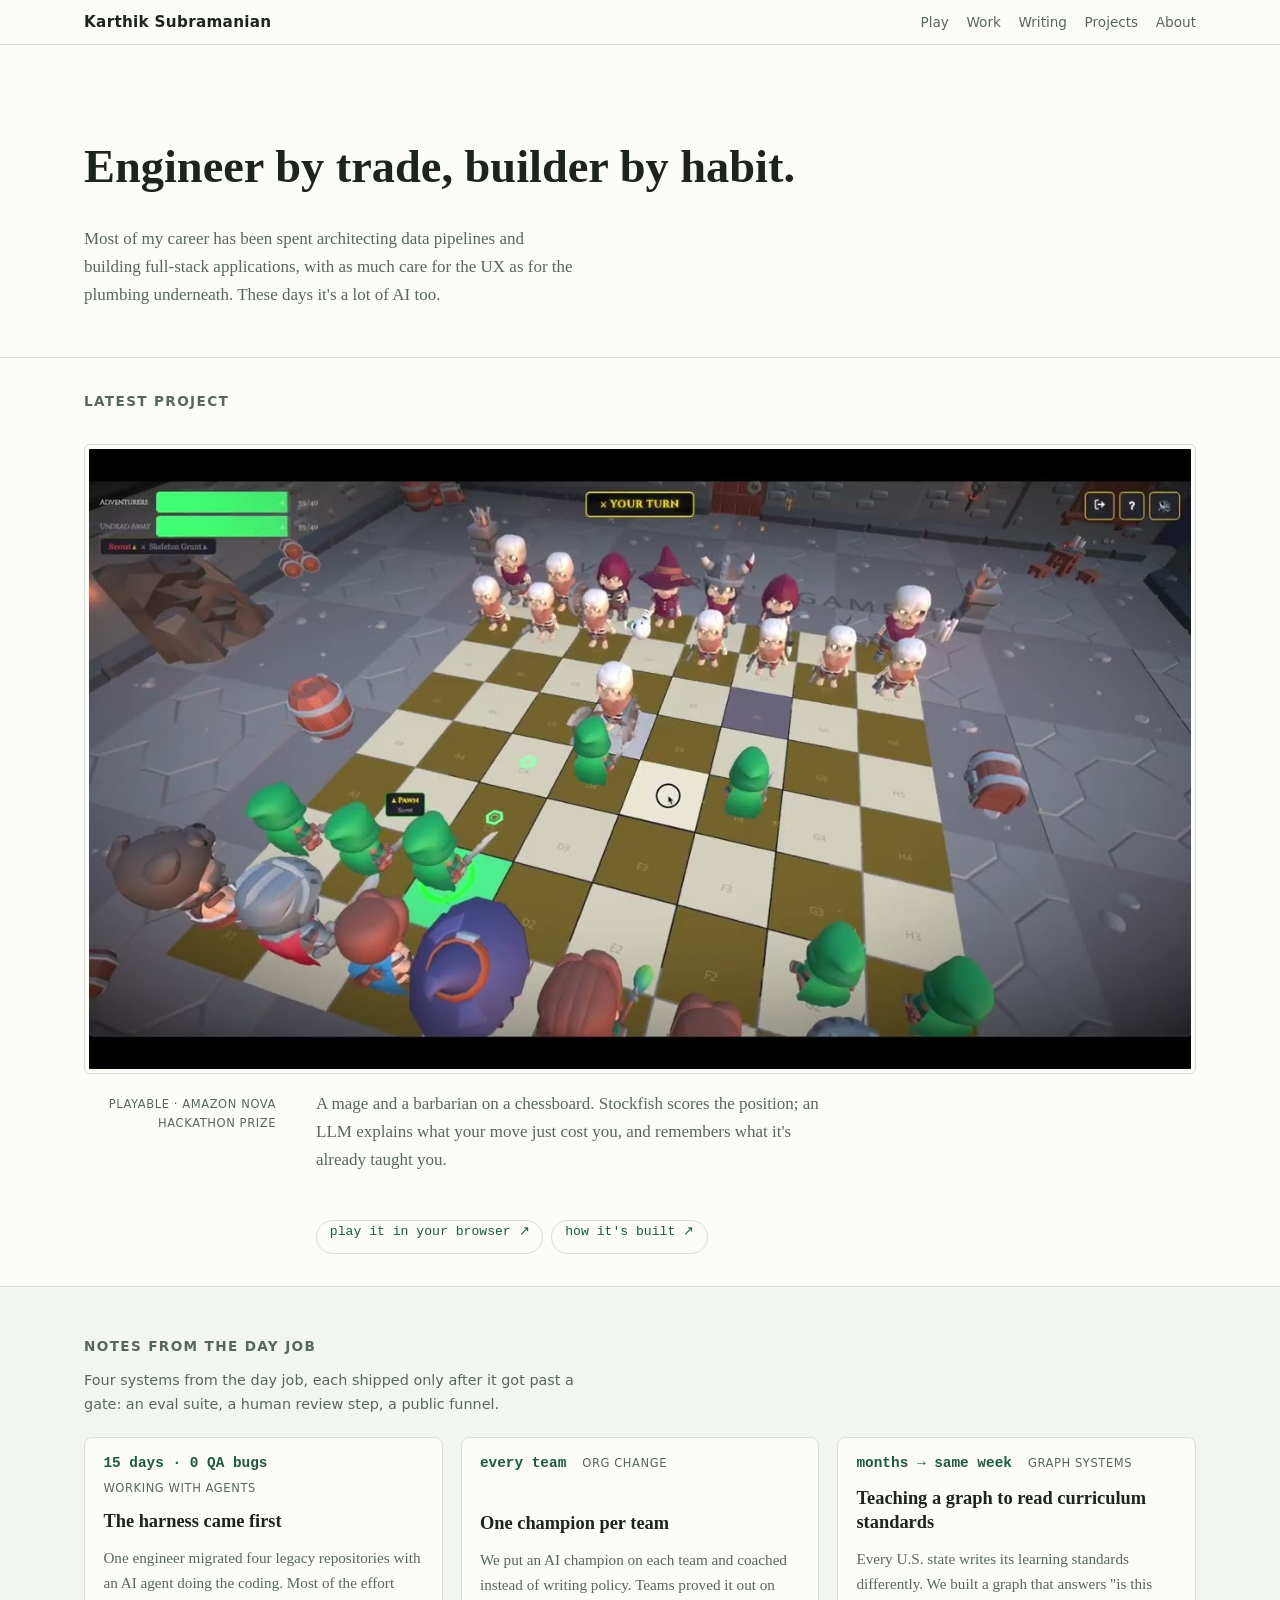
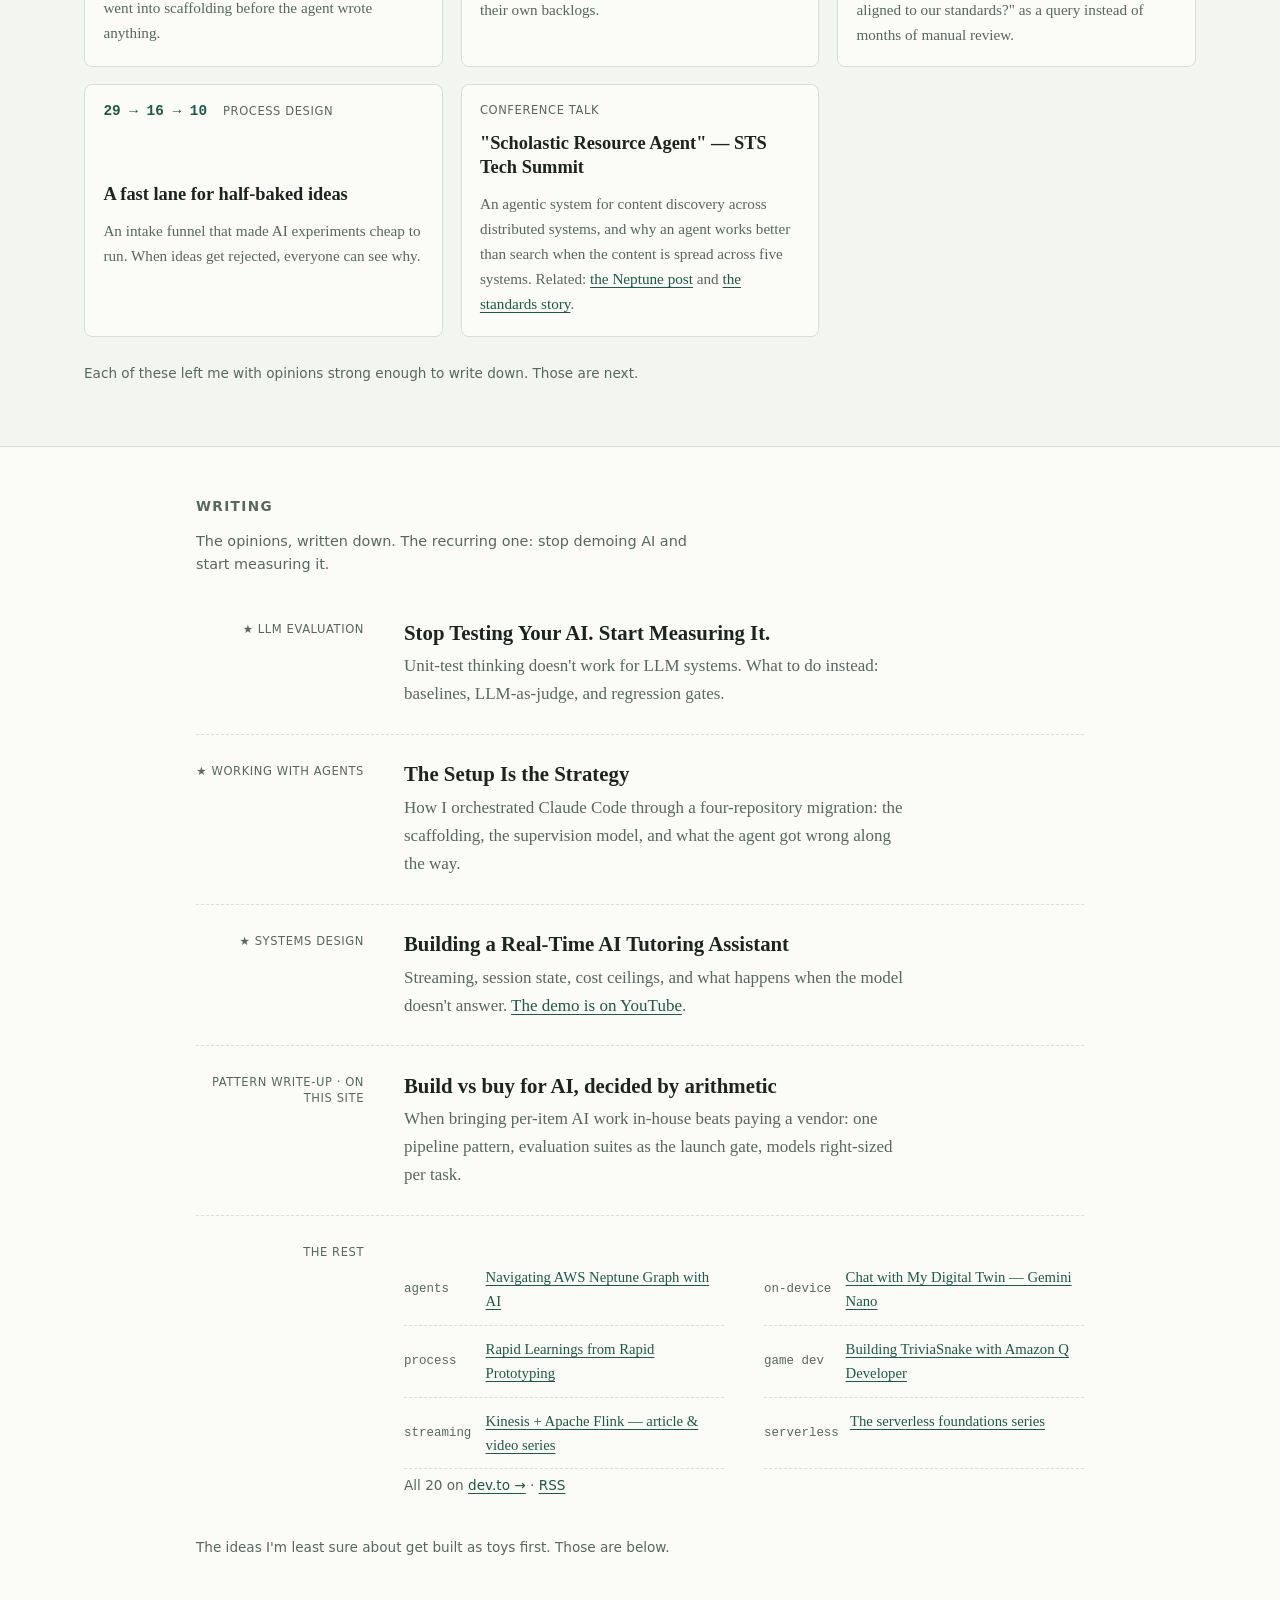
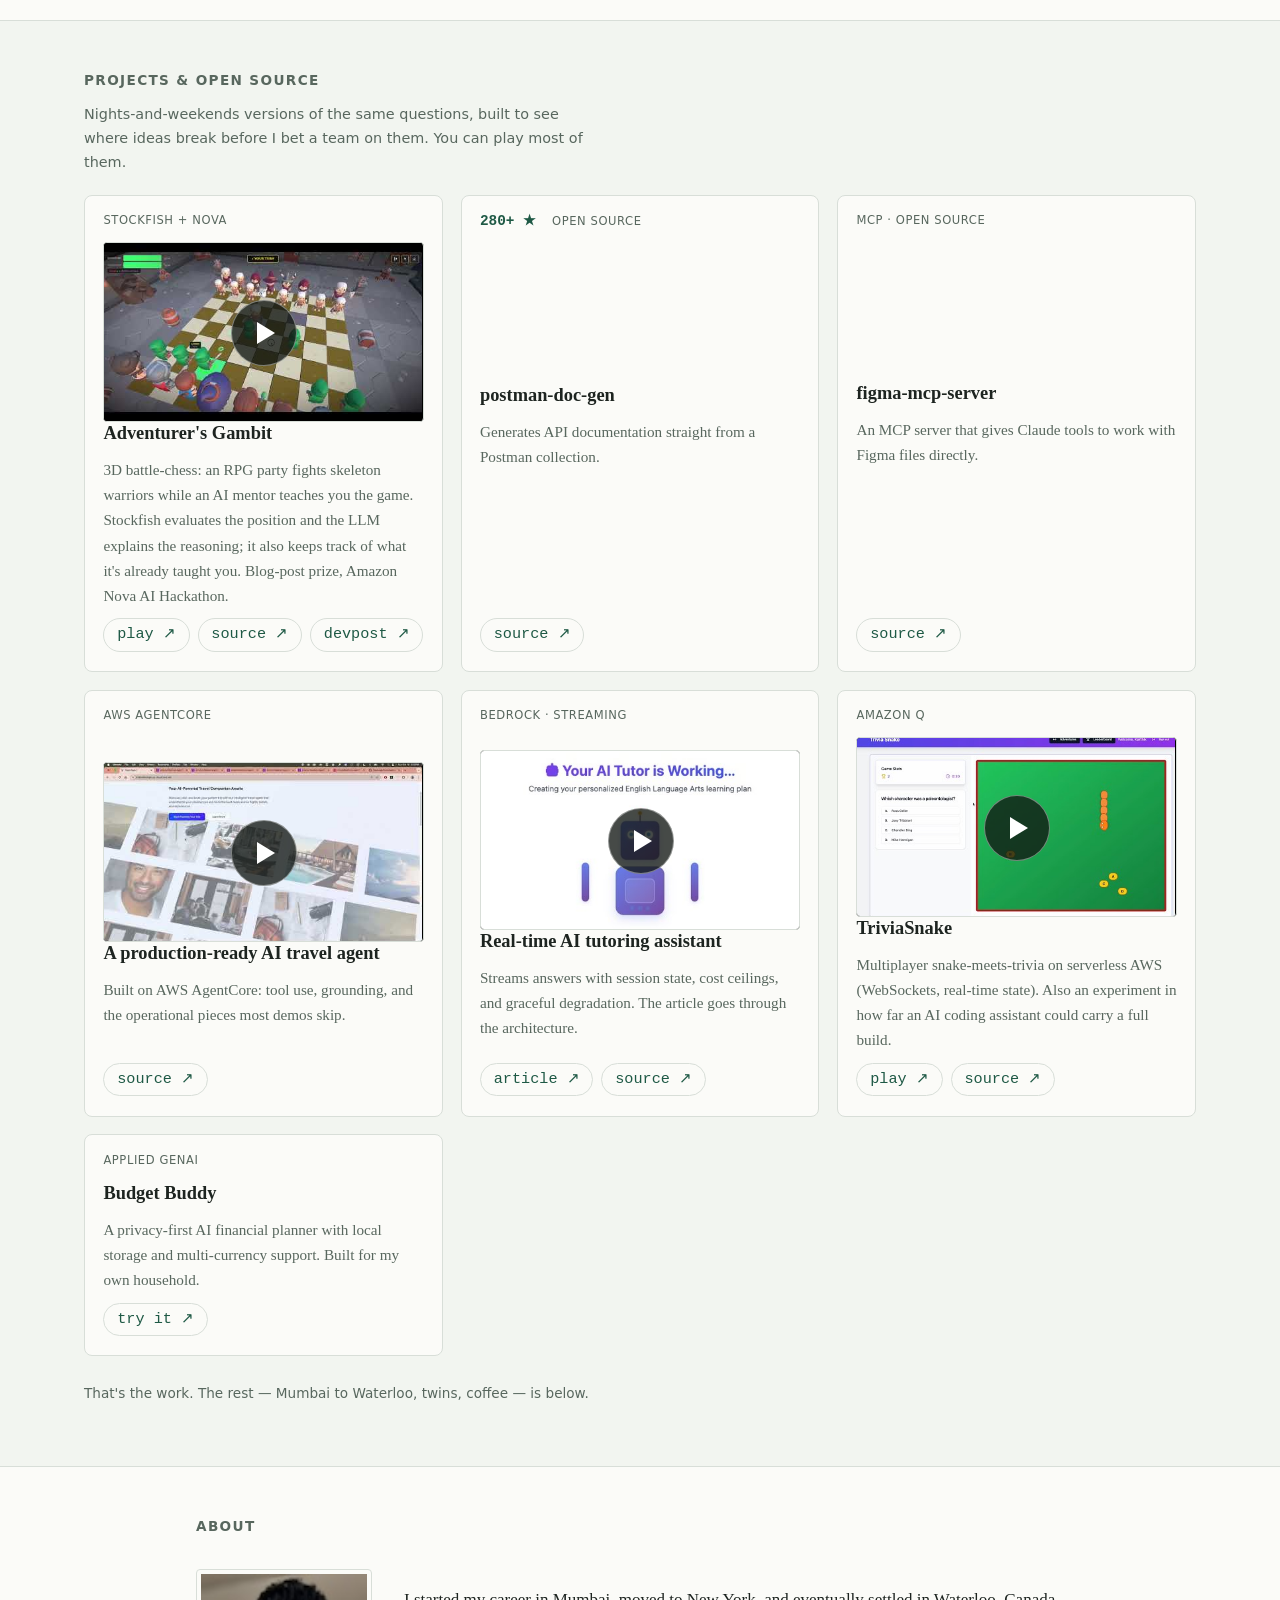
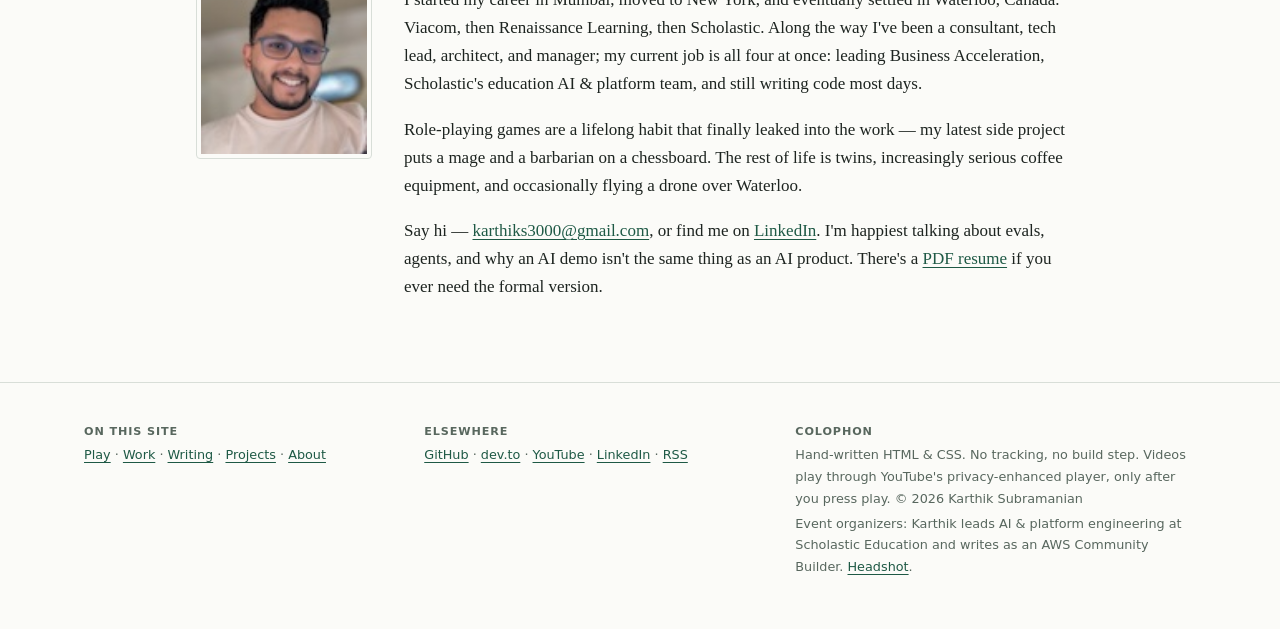
<file: index.html>
<!DOCTYPE html>
<html lang="en">
<head>
  <meta charset="UTF-8">
  <meta name="viewport" content="width=device-width, initial-scale=1.0">
  <title>Karthik Subramanian — engineer by trade, builder by habit</title>
  <meta name="description" content="Data pipelines, event streams, and AI systems built to hold up — plus agent experiments you can play, open source, and writing on evals. Karthik Subramanian, engineering leader in Waterloo, Canada.">
  <link rel="canonical" href="https://karthiks3000.github.io/">
  <meta property="og:title" content="Karthik Subramanian — engineer by trade, builder by habit">
  <meta property="og:description" content="Systems that hold up, things you can play, and the stories behind them.">
  <meta property="og:type" content="website">
  <meta property="og:url" content="https://karthiks3000.github.io/">
  <meta property="og:image" content="https://karthiks3000.github.io/assets/og-card.png">
  <meta property="og:image:width" content="1200">
  <meta property="og:image:height" content="630">
  <meta name="twitter:card" content="summary_large_image">
  <meta name="color-scheme" content="light dark">
  <link rel="icon" type="image/svg+xml" href="assets/favicon.svg">
  <link rel="stylesheet" href="styles/site.css">
  <script type="application/ld+json">
  {
    "@context": "https://schema.org",
    "@type": "Person",
    "name": "Karthik Subramanian",
    "jobTitle": "Senior Software Engineering Manager",
    "worksFor": { "@type": "Organization", "name": "Scholastic Inc." },
    "url": "https://karthiks3000.github.io/",
    "address": { "@type": "PostalAddress", "addressLocality": "Waterloo", "addressRegion": "ON", "addressCountry": "CA" },
    "knowsAbout": ["LLM evaluation", "Agentic AI systems", "AWS Bedrock", "Graph databases", "Serverless architecture", "Engineering management"],
    "sameAs": [
      "https://www.linkedin.com/in/karthik-subramanian-7381b67b/",
      "https://github.com/karthiks3000",
      "https://dev.to/karthiks3000",
      "https://www.youtube.com/@karthiksubramanian290"
    ]
  }
  </script>
</head>
<body>
  <header class="site-header">
    <div class="wrap wrap--wide">
      <a class="site-name" href="index.html">Karthik Subramanian</a>
      <nav class="site-nav" aria-label="Site">
        <a href="#play">Play</a>
        <a href="#work">Work</a>
        <a href="#writing">Writing</a>
        <a href="#projects">Projects</a>
        <a href="#about">About</a>
      </nav>
    </div>
  </header>

  <main>
    <div class="hero">
      <div class="wrap wrap--wide">
        <h1>Engineer by trade, builder by habit.</h1>
        <p>Most of my career has been spent architecting data pipelines and building full-stack applications, with as much care for the UX as for the plumbing underneath. These days it's a lot of AI too.</p>
      </div>
    </div>

    <section id="play" aria-labelledby="play-h">
      <div class="wrap wrap--wide">
        <h2 id="play-h">Latest project</h2>
        <figure class="exhibit">
          <a href="https://didoh928lwsh0.cloudfront.net/" target="_blank" rel="noopener noreferrer"><img src="assets/gambit-hero.jpg" alt="Adventurer's Gambit — an RPG party on a 3D chessboard facing skeleton warriors" width="1280" height="720"></a>
          <figcaption>
            <span class="label">playable · amazon nova hackathon prize</span>
            <p>A mage and a barbarian on a chessboard. Stockfish scores the position; an LLM explains what your move just cost you, and remembers what it's already taught you.</p>
            <p class="sub-links"><a href="https://didoh928lwsh0.cloudfront.net/" target="_blank" rel="noopener noreferrer">play it in your browser ↗</a> <a href="https://devpost.com/software/adventurer-s-gambit" target="_blank" rel="noopener noreferrer">how it's built ↗</a></p>
          </figcaption>
        </figure>
      </div>
    </section>

    <section id="work" aria-labelledby="work-h">
      <div class="wrap wrap--wide">
        <h2 id="work-h">Notes from the day job</h2>
        <p class="sec-lede">Four systems from the day job, each shipped only after it got past a gate: an eval suite, a human review step, a public funnel.</p>

        <div class="snap">
        <article class="entry card">
          <div class="rail"><span class="stat">15 days · 0 QA bugs</span><span class="label">working with agents</span></div>
          <div class="body">
            <h3><a href="case-studies/agent-harness-migration.html">The harness came first</a></h3>
            <p>One engineer migrated four legacy repositories with an AI agent doing the coding. Most of the effort went into scaffolding before the agent wrote anything.</p>
          </div>
        </article>

        <article class="entry card">
          <div class="rail"><span class="stat">every team</span><span class="label">org change</span></div>
          <div class="body">
            <h3><a href="case-studies/ai-enablement-at-scale.html">One champion per team</a></h3>
            <p>We put an AI champion on each team and coached instead of writing policy. Teams proved it out on their own backlogs.</p>
          </div>
        </article>

        <article class="entry card">
          <div class="rail"><span class="stat">months → same week</span><span class="label">graph systems</span></div>
          <div class="body">
            <h3><a href="case-studies/standards-correlation.html">Teaching a graph to read curriculum standards</a></h3>
            <p>Every U.S. state writes its learning standards differently. We built a graph that answers "is this aligned to our standards?" as a query instead of months of manual review.</p>
          </div>
        </article>

        <article class="entry card">
          <div class="rail"><span class="stat">29 → 16 → 10</span><span class="label">process design</span></div>
          <div class="body">
            <h3><a href="case-studies/idea-to-poc-pipeline.html">A fast lane for half-baked ideas</a></h3>
            <p>An intake funnel that made AI experiments cheap to run. When ideas get rejected, everyone can see why.</p>
          </div>
        </article>

        <article class="entry card">
          <div class="rail"><span class="label">conference talk</span></div>
          <div class="body">
            <h3>"Scholastic Resource Agent" — STS Tech Summit</h3>
            <p>An agentic system for content discovery across distributed systems, and why an agent works better than search when the content is spread across five systems. Related: <a href="https://dev.to/aws-builders/navigating-aws-neptune-graph-with-ai-55cm" target="_blank" rel="noopener noreferrer">the Neptune post</a> and <a href="case-studies/standards-correlation.html">the standards story</a>.</p>
          </div>
        </article>
        </div>
        <p class="footnote">Each of these left me with opinions strong enough to write down. Those are next.</p>
      </div>
    </section>

    <section id="writing" aria-labelledby="writing-h">
      <div class="wrap">
        <h2 id="writing-h">Writing</h2>
        <p class="sec-lede">The opinions, written down. The recurring one: stop demoing AI and start measuring it.</p>

        <article class="entry">
          <div class="rail"><span class="label">★ LLM evaluation</span></div>
          <div class="body">
            <h3><a href="https://dev.to/aws-builders/stop-testing-your-ai-start-measuring-it-312m" target="_blank" rel="noopener noreferrer">Stop Testing Your AI. Start Measuring It.</a></h3>
            <p>Unit-test thinking doesn't work for LLM systems. What to do instead: baselines, LLM-as-judge, and regression gates.</p>
          </div>
        </article>

        <article class="entry">
          <div class="rail"><span class="label">★ working with agents</span></div>
          <div class="body">
            <h3><a href="https://dev.to/aws-builders/the-setup-is-the-strategy-how-i-orchestrated-a-product-migration-with-claude-code-b92" target="_blank" rel="noopener noreferrer">The Setup Is the Strategy</a></h3>
            <p>How I orchestrated Claude Code through a four-repository migration: the scaffolding, the supervision model, and what the agent got wrong along the way.</p>
          </div>
        </article>

        <article class="entry">
          <div class="rail"><span class="label">★ systems design</span></div>
          <div class="body">
            <h3><a href="https://dev.to/aws-builders/building-a-real-time-ai-tutoring-assistant-1b7h" target="_blank" rel="noopener noreferrer">Building a Real-Time AI Tutoring Assistant</a></h3>
            <p>Streaming, session state, cost ceilings, and what happens when the model doesn't answer. <a href="https://www.youtube.com/watch?v=zj7xoau79X4" target="_blank" rel="noopener noreferrer">The demo is on YouTube</a>.</p>
          </div>
        </article>

        <article class="entry">
          <div class="rail"><span class="label">pattern write-up · on this site</span></div>
          <div class="body">
            <h3><a href="case-studies/genai-content-portfolio.html">Build vs buy for AI, decided by arithmetic</a></h3>
            <p>When bringing per-item AI work in-house beats paying a vendor: one pipeline pattern, evaluation suites as the launch gate, models right-sized per task.</p>
          </div>
        </article>

        <article class="entry">
          <div class="rail"><span class="label">the rest</span></div>
          <div class="body">
            <div class="archive">
              <p><span class="yr">agents</span><a href="https://dev.to/aws-builders/navigating-aws-neptune-graph-with-ai-55cm" target="_blank" rel="noopener noreferrer">Navigating AWS Neptune Graph with AI</a></p>
              <p><span class="yr">on-device</span><a href="https://dev.to/aws-builders/chat-with-my-digital-twin-how-i-built-a-personal-website-with-a-local-ai-chatbot-55m2" target="_blank" rel="noopener noreferrer">Chat with My Digital Twin — Gemini Nano</a></p>
              <p><span class="yr">process</span><a href="https://dev.to/aws-builders/rapid-learnings-from-rapid-prototyping-54pe" target="_blank" rel="noopener noreferrer">Rapid Learnings from Rapid Prototyping</a></p>
              <p><span class="yr">game dev</span><a href="https://dev.to/aws-builders/building-a-multiplayer-triviasnake-game-with-amazon-q-developer-4cme" target="_blank" rel="noopener noreferrer">Building TriviaSnake with Amazon Q Developer</a></p>
              <p><span class="yr">streaming</span><a href="https://dev.to/aws-builders/the-kinesis-analytics-apache-flink-playlist-2h6n" target="_blank" rel="noopener noreferrer">Kinesis + Apache Flink — article &amp; video series</a></p>
              <p><span class="yr">serverless</span><a href="https://dev.to/karthiks3000" target="_blank" rel="noopener noreferrer">The serverless foundations series</a></p>
            </div>
            <p class="footnote">All 20 on <a href="https://dev.to/karthiks3000" target="_blank" rel="noopener noreferrer">dev.to →</a> · <a href="https://dev.to/feed/karthiks3000" target="_blank" rel="noopener noreferrer">RSS</a></p>
          </div>
        </article>
        <p class="footnote">The ideas I'm least sure about get built as toys first. Those are below.</p>
      </div>
    </section>

    <section id="projects" aria-labelledby="projects-h">
      <div class="wrap wrap--wide">
        <h2 id="projects-h">Projects &amp; open source</h2>
        <p class="sec-lede">Nights-and-weekends versions of the same questions, built to see where ideas break before I bet a team on them. You can play most of them.</p>

        <div class="snap">
        <article class="entry card">
          <div class="rail"><span class="label">stockfish + nova</span></div>
          <div class="body">
            <iframe class="yt-facade" loading="lazy" allow="autoplay https://www.youtube-nocookie.com; fullscreen https://www.youtube-nocookie.com; encrypted-media https://www.youtube-nocookie.com; picture-in-picture https://www.youtube-nocookie.com" allowfullscreen title="Adventurer's Gambit — the AI chess mentor (YouTube video)" srcdoc="<style>*{margin:0;padding:0}html,body{height:100%;overflow:hidden}a{display:block;position:relative;height:100%;background:#000}img{width:100%;height:100%;object-fit:cover;display:block}.pb{position:absolute;top:50%;left:50%;width:64px;height:64px;margin:-32px 0 0 -32px;background:rgba(18,24,20,.78);border:1px solid rgba(255,255,255,.4);border-radius:50%}.pb::after{content:'';position:absolute;top:50%;left:50%;margin:-11px 0 0 -7px;border-left:18px solid #fff;border-top:11px solid transparent;border-bottom:11px solid transparent}a:hover .pb,a:focus .pb{background:#1E5945}</style><a href='https://www.youtube-nocookie.com/embed/UYY6NtVLvP4?autoplay=1&amp;amp;playsinline=1' title='Play video'><img src='/assets/thumbs/gambit.jpg' alt='Video thumbnail: Adventurer&#39;s Gambit gameplay'><span class='pb'></span></a>"></iframe>
            <h3><a href="https://didoh928lwsh0.cloudfront.net/" target="_blank" rel="noopener noreferrer">Adventurer's Gambit</a></h3>
            <p>3D battle-chess: an RPG party fights skeleton warriors while an AI mentor teaches you the game. Stockfish evaluates the position and the LLM explains the reasoning; it also keeps track of what it's already taught you. Blog-post prize, Amazon Nova AI Hackathon.</p>
            <p class="sub-links"><a href="https://didoh928lwsh0.cloudfront.net/" target="_blank" rel="noopener noreferrer">play ↗</a> <a href="https://github.com/karthiks3000/rpg-chess" target="_blank" rel="noopener noreferrer">source ↗</a> <a href="https://devpost.com/software/adventurer-s-gambit" target="_blank" rel="noopener noreferrer">devpost ↗</a></p>
          </div>
        </article>

        <article class="entry card">
          <div class="rail"><span class="stat">280+ ★</span><span class="label">open source</span></div>
          <div class="body">
            <h3><a href="https://github.com/karthiks3000/postman-doc-gen" target="_blank" rel="noopener noreferrer">postman-doc-gen</a></h3>
            <p>Generates API documentation straight from a Postman collection.</p>
            <p class="sub-links"><a href="https://github.com/karthiks3000/postman-doc-gen" target="_blank" rel="noopener noreferrer">source ↗</a></p>
          </div>
        </article>

        <article class="entry card">
          <div class="rail"><span class="label">mcp · open source</span></div>
          <div class="body">
            <h3><a href="https://github.com/karthiks3000/figma-mcp-server" target="_blank" rel="noopener noreferrer">figma-mcp-server</a></h3>
            <p>An MCP server that gives Claude tools to work with Figma files directly.</p>
            <p class="sub-links"><a href="https://github.com/karthiks3000/figma-mcp-server" target="_blank" rel="noopener noreferrer">source ↗</a></p>
          </div>
        </article>

        <article class="entry card">
          <div class="rail"><span class="label">aws agentcore</span></div>
          <div class="body">
            <iframe class="yt-facade" loading="lazy" allow="autoplay https://www.youtube-nocookie.com; fullscreen https://www.youtube-nocookie.com; encrypted-media https://www.youtube-nocookie.com; picture-in-picture https://www.youtube-nocookie.com" allowfullscreen title="Production-ready AI travel agent on AWS AgentCore (YouTube video)" srcdoc="<style>*{margin:0;padding:0}html,body{height:100%;overflow:hidden}a{display:block;position:relative;height:100%;background:#000}img{width:100%;height:100%;object-fit:cover;display:block}.pb{position:absolute;top:50%;left:50%;width:64px;height:64px;margin:-32px 0 0 -32px;background:rgba(18,24,20,.78);border:1px solid rgba(255,255,255,.4);border-radius:50%}.pb::after{content:'';position:absolute;top:50%;left:50%;margin:-11px 0 0 -7px;border-left:18px solid #fff;border-top:11px solid transparent;border-bottom:11px solid transparent}a:hover .pb,a:focus .pb{background:#1E5945}</style><a href='https://www.youtube-nocookie.com/embed/Xk4QZgNMp38?autoplay=1&amp;amp;playsinline=1' title='Play video'><img src='/assets/thumbs/travel-agent.jpg' alt='Video thumbnail: AI travel agent walkthrough'><span class='pb'></span></a>"></iframe>
            <h3><a href="https://www.youtube.com/watch?v=Xk4QZgNMp38" target="_blank" rel="noopener noreferrer">A production-ready AI travel agent</a></h3>
            <p>Built on AWS AgentCore: tool use, grounding, and the operational pieces most demos skip.</p>
            <p class="sub-links"><a href="https://github.com/karthiks3000/travel-agent" target="_blank" rel="noopener noreferrer">source ↗</a></p>
          </div>
        </article>

        <article class="entry card">
          <div class="rail"><span class="label">bedrock · streaming</span></div>
          <div class="body">
            <iframe class="yt-facade" loading="lazy" allow="autoplay https://www.youtube-nocookie.com; fullscreen https://www.youtube-nocookie.com; encrypted-media https://www.youtube-nocookie.com; picture-in-picture https://www.youtube-nocookie.com" allowfullscreen title="AI Tutor demo (YouTube video)" srcdoc="<style>*{margin:0;padding:0}html,body{height:100%;overflow:hidden}a{display:block;position:relative;height:100%;background:#000}img{width:100%;height:100%;object-fit:cover;display:block}.pb{position:absolute;top:50%;left:50%;width:64px;height:64px;margin:-32px 0 0 -32px;background:rgba(18,24,20,.78);border:1px solid rgba(255,255,255,.4);border-radius:50%}.pb::after{content:'';position:absolute;top:50%;left:50%;margin:-11px 0 0 -7px;border-left:18px solid #fff;border-top:11px solid transparent;border-bottom:11px solid transparent}a:hover .pb,a:focus .pb{background:#1E5945}</style><a href='https://www.youtube-nocookie.com/embed/zj7xoau79X4?autoplay=1&amp;amp;playsinline=1' title='Play video'><img src='/assets/thumbs/ai-tutor.jpg' alt='Video thumbnail: AI tutor demo'><span class='pb'></span></a>"></iframe>
            <h3><a href="https://dev.to/aws-builders/building-a-real-time-ai-tutoring-assistant-1b7h" target="_blank" rel="noopener noreferrer">Real-time AI tutoring assistant</a></h3>
            <p>Streams answers with session state, cost ceilings, and graceful degradation. The article goes through the architecture.</p>
            <p class="sub-links"><a href="https://dev.to/aws-builders/building-a-real-time-ai-tutoring-assistant-1b7h" target="_blank" rel="noopener noreferrer">article ↗</a> <a href="https://github.com/karthiks3000/ai-tutor" target="_blank" rel="noopener noreferrer">source ↗</a></p>
          </div>
        </article>

        <article class="entry card">
          <div class="rail"><span class="label">amazon q</span></div>
          <div class="body">
            <iframe class="yt-facade" loading="lazy" allow="autoplay https://www.youtube-nocookie.com; fullscreen https://www.youtube-nocookie.com; encrypted-media https://www.youtube-nocookie.com; picture-in-picture https://www.youtube-nocookie.com" allowfullscreen title="TriviaSnake demo (YouTube video)" srcdoc="<style>*{margin:0;padding:0}html,body{height:100%;overflow:hidden}a{display:block;position:relative;height:100%;background:#000}img{width:100%;height:100%;object-fit:cover;display:block}.pb{position:absolute;top:50%;left:50%;width:64px;height:64px;margin:-32px 0 0 -32px;background:rgba(18,24,20,.78);border:1px solid rgba(255,255,255,.4);border-radius:50%}.pb::after{content:'';position:absolute;top:50%;left:50%;margin:-11px 0 0 -7px;border-left:18px solid #fff;border-top:11px solid transparent;border-bottom:11px solid transparent}a:hover .pb,a:focus .pb{background:#1E5945}</style><a href='https://www.youtube-nocookie.com/embed/Is3fZi8gMcA?autoplay=1&amp;amp;playsinline=1' title='Play video'><img src='/assets/thumbs/triviasnake.jpg' alt='Video thumbnail: TriviaSnake gameplay'><span class='pb'></span></a>"></iframe>
            <h3><a href="https://dj3xrj5xgqclx.cloudfront.net/" target="_blank" rel="noopener noreferrer">TriviaSnake</a></h3>
            <p>Multiplayer snake-meets-trivia on serverless AWS (WebSockets, real-time state). Also an experiment in how far an AI coding assistant could carry a full build.</p>
            <p class="sub-links"><a href="https://dj3xrj5xgqclx.cloudfront.net/" target="_blank" rel="noopener noreferrer">play ↗</a> <a href="https://github.com/karthiks3000/trivia-snake" target="_blank" rel="noopener noreferrer">source ↗</a></p>
          </div>
        </article>

        <article class="entry card">
          <div class="rail"><span class="label">applied genai</span></div>
          <div class="body">
            <h3><a href="https://d3jl8ebe3s2hna.cloudfront.net/" target="_blank" rel="noopener noreferrer">Budget Buddy</a></h3>
            <p>A privacy-first AI financial planner with local storage and multi-currency support. Built for my own household.</p>
            <p class="sub-links"><a href="https://d3jl8ebe3s2hna.cloudfront.net/" target="_blank" rel="noopener noreferrer">try it ↗</a></p>
          </div>
        </article>
        </div>
        <p class="footnote">That's the work. The rest — Mumbai to Waterloo, twins, coffee — is below.</p>
      </div>
    </section>

    <section id="about" aria-labelledby="about-h">
      <div class="wrap">
        <h2 id="about-h">About</h2>
        <div class="about-grid">
          <img src="assets/profile.jpg" alt="Karthik Subramanian" width="320" height="320">
          <div class="prose">
            <p>I started my career in Mumbai, moved to New York, and eventually settled in Waterloo, Canada. Viacom, then Renaissance Learning, then Scholastic. Along the way I've been a consultant, tech lead, architect, and manager; my current job is all four at once: leading Business Acceleration, Scholastic's education AI &amp; platform team, and still writing code most days.</p>
            <p>Role-playing games are a lifelong habit that finally leaked into the work — my latest side project puts a mage and a barbarian on a chessboard. The rest of life is twins, increasingly serious coffee equipment, and occasionally flying a drone over Waterloo.</p>
            <p>Say hi — <a href="mailto:karthiks3000@gmail.com">karthiks3000@gmail.com</a>, or find me on <a href="https://www.linkedin.com/in/karthik-subramanian-7381b67b/" target="_blank" rel="noopener noreferrer">LinkedIn</a>. I'm happiest talking about evals, agents, and why an AI demo isn't the same thing as an AI product. There's a <a href="assets/resume-karthik-subramanian.pdf">PDF resume</a> if you ever need the formal version.</p>
          </div>
        </div>
      </div>
    </section>
  </main>

  <footer class="site-footer">
    <div class="wrap wrap--wide foot-grid">
      <div>
        <p class="foot-h">On this site</p>
        <p><a href="#play">Play</a> · <a href="#work">Work</a> · <a href="#writing">Writing</a> · <a href="#projects">Projects</a> · <a href="#about">About</a></p>
      </div>
      <div>
        <p class="foot-h">Elsewhere</p>
        <p><a href="https://github.com/karthiks3000" target="_blank" rel="noopener noreferrer">GitHub</a> · <a href="https://dev.to/karthiks3000" target="_blank" rel="noopener noreferrer">dev.to</a> · <a href="https://www.youtube.com/@karthiksubramanian290" target="_blank" rel="noopener noreferrer">YouTube</a> · <a href="https://www.linkedin.com/in/karthik-subramanian-7381b67b/" target="_blank" rel="noopener noreferrer">LinkedIn</a> · <a href="https://dev.to/feed/karthiks3000" target="_blank" rel="noopener noreferrer">RSS</a></p>
      </div>
      <div>
        <p class="foot-h">Colophon</p>
        <p>Hand-written HTML &amp; CSS. No tracking, no build step. Videos play through YouTube&#39;s privacy-enhanced player, only after you press play. © 2026 Karthik Subramanian</p>
        <p>Event organizers: Karthik leads AI &amp; platform engineering at Scholastic Education and writes as an AWS Community Builder. <a href="assets/profile.jpg">Headshot</a>.</p>
      </div>
    </div>
  </footer>

  <a class="to-top" href="#" aria-label="Back to top">↑</a>
</body>
</html>
</file>
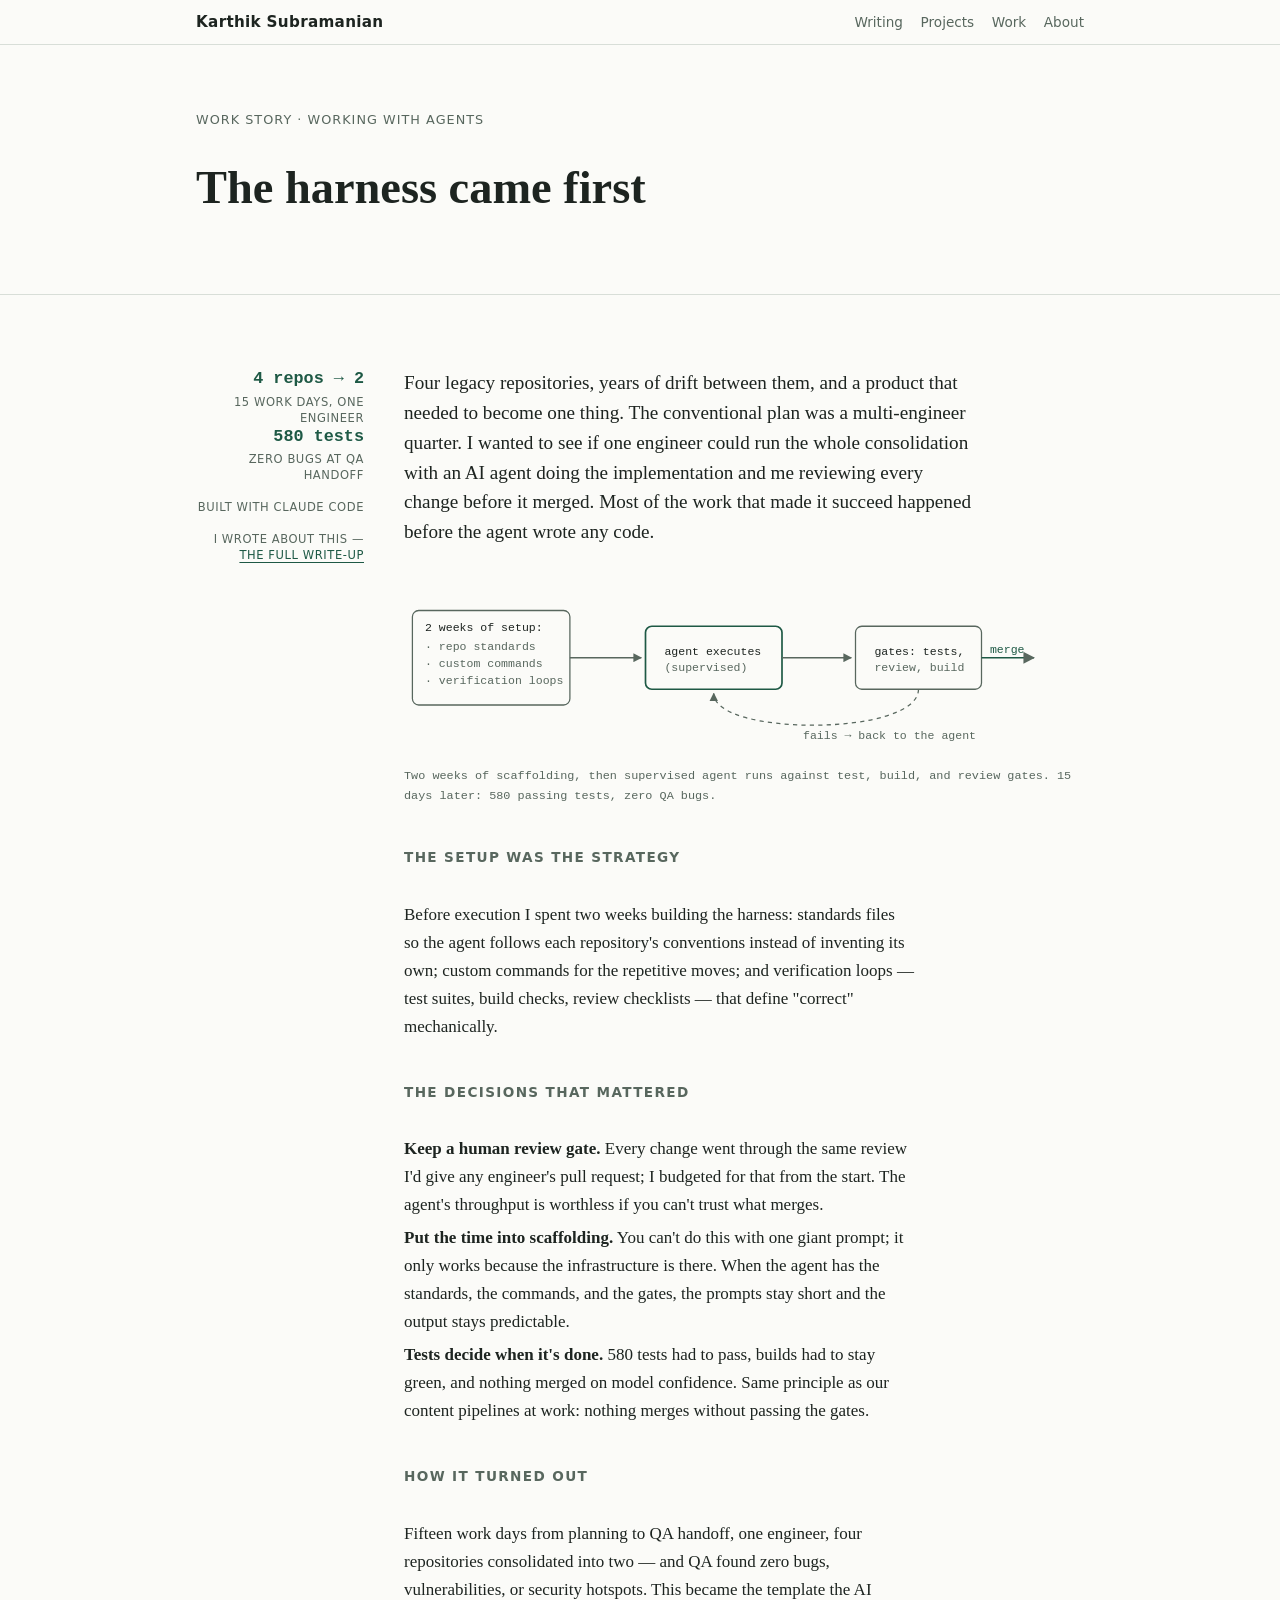
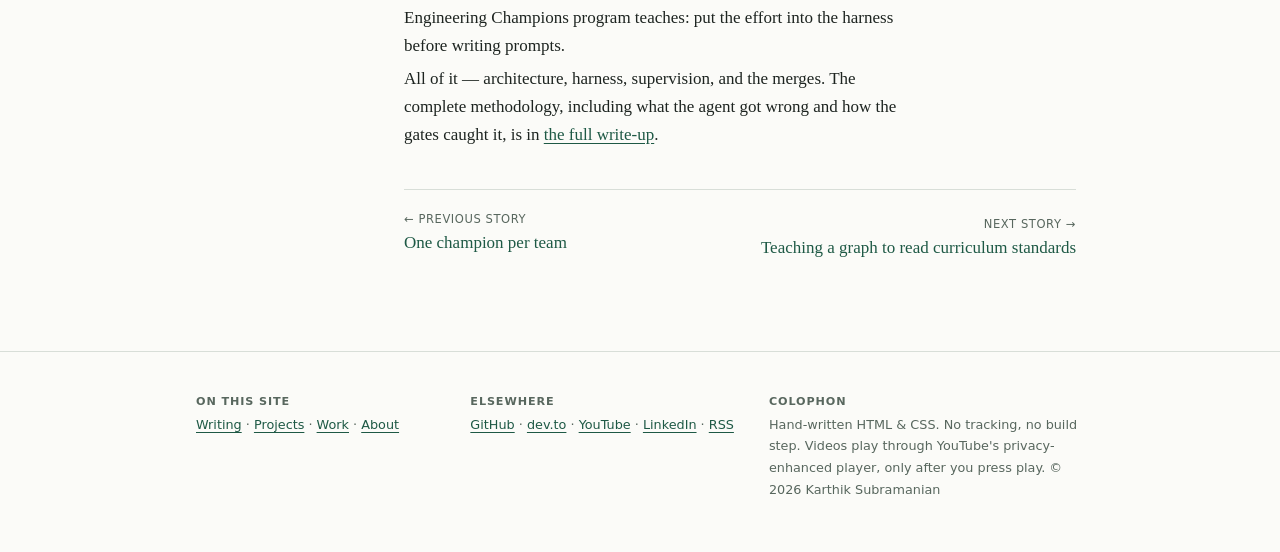
<file: case-studies/agent-harness-migration.html>
<!DOCTYPE html>
<html lang="en">
<head>
  <meta charset="UTF-8">
  <meta name="viewport" content="width=device-width, initial-scale=1.0">
  <title>The Harness Came First — Karthik Subramanian</title>
  <meta name="description" content="Karthik Subramanian on orchestrating Claude Code through a four-repository product consolidation — two weeks of scaffolding, fifteen days of supervised execution, 580 passing tests, zero bugs at QA.">
  <link rel="canonical" href="https://karthiks3000.github.io/case-studies/agent-harness-migration.html">
  <meta property="og:title" content="The harness came first">
  <meta property="og:description" content="A work story: agent-driven engineering with a supervision model — the setup is the strategy.">
  <meta property="og:type" content="article">
  <meta property="og:image" content="https://karthiks3000.github.io/assets/og-card.png">
  <meta name="twitter:card" content="summary_large_image">
  <meta name="color-scheme" content="light dark">
  <link rel="icon" type="image/svg+xml" href="../assets/favicon.svg">
  <link rel="stylesheet" href="../styles/site.css">
</head>
<body>
  <header class="site-header">
    <div class="wrap">
      <a class="site-name" href="../index.html">Karthik Subramanian</a>
      <nav class="site-nav" aria-label="Site">
        <a href="../index.html#writing">Writing</a>
        <a href="../index.html#projects">Projects</a>
        <a href="../index.html#work">Work</a>
        <a href="../index.html#about">About</a>
      </nav>
    </div>
  </header>

  <main>
    <div class="hero">
      <div class="wrap">
        <p class="eyebrow">Work story · working with agents</p>
        <h1>The harness came first</h1>
      </div>
    </div>

    <section>
      <div class="wrap">
        <article class="entry">
          <div class="rail">
            <span class="stat">4 repos → 2</span>
            <span class="label">15 work days, one engineer</span>
            <span class="stat">580 tests</span>
            <span class="label">zero bugs at QA handoff</span>
            <span class="label label-gap">built with Claude Code</span>
            <span class="label label-gap">I wrote about this — <a href="https://dev.to/aws-builders/the-setup-is-the-strategy-how-i-orchestrated-a-product-migration-with-claude-code-b92" target="_blank" rel="noopener noreferrer">the full write-up</a></span>
          </div>
          <div class="body prose">
            <p class="lede">Four legacy repositories, years of drift between them, and a product that needed to become one thing. The conventional plan was a multi-engineer quarter. I wanted to see if one engineer could run the whole consolidation with an AI agent doing the implementation and me reviewing every change before it merged. Most of the work that made it succeed happened before the agent wrote any code.</p>

            <figure class="diagram">
              <svg viewBox="0 0 640 170" role="img" aria-label="Diagram: scaffolding feeds an agent execution loop that must pass verification gates before merging">
                <g fill="none" stroke="var(--muted)" stroke-width="1.2">
                  <rect x="8" y="30" width="150" height="90" rx="6"/>
                  <rect x="230" y="45" width="130" height="60" rx="6" stroke="var(--accent)" stroke-width="1.6"/>
                  <rect x="430" y="45" width="120" height="60" rx="6"/>
                  <path d="M158 75 L 226 75" marker-end="url(#arr)"/>
                  <path d="M360 75 L 426 75" marker-end="url(#arr)"/>
                  <path d="M490 105 C 490 150, 295 150, 295 109" marker-end="url(#arr)" stroke-dasharray="4 4"/>
                  <path d="M550 75 L 600 75" marker-end="url(#arr)" stroke="var(--accent)" stroke-width="1.6"/>
                </g>
                <defs>
                  <marker id="arr" viewBox="0 0 10 10" refX="9" refY="5" markerWidth="7" markerHeight="7" orient="auto-start-reverse">
                    <path d="M 0 0 L 10 5 L 0 10 z" fill="var(--muted)"/>
                  </marker>
                </defs>
                <g font-family="ui-monospace, Menlo, monospace" font-size="11" fill="var(--ink)">
                  <text x="20" y="50">2 weeks of setup:</text>
                  <text x="20" y="68" fill="var(--muted)">· repo standards</text>
                  <text x="20" y="84" fill="var(--muted)">· custom commands</text>
                  <text x="20" y="100" fill="var(--muted)">· verification loops</text>
                  <text x="248" y="72">agent executes</text>
                  <text x="248" y="88" fill="var(--muted)">(supervised)</text>
                  <text x="448" y="72">gates: tests,</text>
                  <text x="448" y="88" fill="var(--muted)">review, build</text>
                  <text x="380" y="152" fill="var(--muted)">fails → back to the agent</text>
                  <text x="558" y="70" fill="var(--accent)">merge</text>
                </g>
              </svg>
              <figcaption>Two weeks of scaffolding, then supervised agent runs against test, build, and review gates. 15 days later: 580 passing tests, zero QA bugs.</figcaption>
            </figure>

            <h2>The setup was the strategy</h2>
            <p>Before execution I spent two weeks building the harness: standards files so the agent follows each repository's conventions instead of inventing its own; custom commands for the repetitive moves; and verification loops — test suites, build checks, review checklists — that define "correct" mechanically.</p>

            <h2>The decisions that mattered</h2>
            <p><strong>Keep a human review gate.</strong> Every change went through the same review I'd give any engineer's pull request; I budgeted for that from the start. The agent's throughput is worthless if you can't trust what merges.</p>
            <p><strong>Put the time into scaffolding.</strong> You can't do this with one giant prompt; it only works because the infrastructure is there. When the agent has the standards, the commands, and the gates, the prompts stay short and the output stays predictable.</p>
            <p><strong>Tests decide when it's done.</strong> 580 tests had to pass, builds had to stay green, and nothing merged on model confidence. Same principle as our content pipelines at work: nothing merges without passing the gates.</p>

            <h2>How it turned out</h2>
            <p>Fifteen work days from planning to QA handoff, one engineer, four repositories consolidated into two — and QA found zero bugs, vulnerabilities, or security hotspots. This became the template the AI Engineering Champions program teaches: put the effort into the harness before writing prompts.</p>

            <p>All of it — architecture, harness, supervision, and the merges. The complete methodology, including what the agent got wrong and how the gates caught it, is in <a href="https://dev.to/aws-builders/the-setup-is-the-strategy-how-i-orchestrated-a-product-migration-with-claude-code-b92" target="_blank" rel="noopener noreferrer">the full write-up</a>.</p>

            <nav class="pager" aria-label="Work stories">
              <p><span class="label">← previous story</span><a href="ai-enablement-at-scale.html">One champion per team</a></p>
              <p class="next"><span class="label">next story →</span><a href="standards-correlation.html">Teaching a graph to read curriculum standards</a></p>
            </nav>
          </div>
        </article>
      </div>
    </section>
  </main>

  <footer class="site-footer">
    <div class="wrap foot-grid">
      <div>
        <p class="foot-h">On this site</p>
        <p><a href="../index.html#writing">Writing</a> · <a href="../index.html#projects">Projects</a> · <a href="../index.html#work">Work</a> · <a href="../index.html#about">About</a></p>
      </div>
      <div>
        <p class="foot-h">Elsewhere</p>
        <p><a href="https://github.com/karthiks3000" target="_blank" rel="noopener noreferrer">GitHub</a> · <a href="https://dev.to/karthiks3000" target="_blank" rel="noopener noreferrer">dev.to</a> · <a href="https://www.youtube.com/@karthiksubramanian290" target="_blank" rel="noopener noreferrer">YouTube</a> · <a href="https://www.linkedin.com/in/karthik-subramanian-7381b67b/" target="_blank" rel="noopener noreferrer">LinkedIn</a> · <a href="https://dev.to/feed/karthiks3000" target="_blank" rel="noopener noreferrer">RSS</a></p>
      </div>
      <div>
        <p class="foot-h">Colophon</p>
        <p>Hand-written HTML &amp; CSS. No tracking, no build step. Videos play through YouTube&#39;s privacy-enhanced player, only after you press play. © 2026 Karthik Subramanian</p>
      </div>
    </div>
  </footer>

  <a class="to-top" href="#" aria-label="Back to top">↑</a>
</body>
</html>
</file>
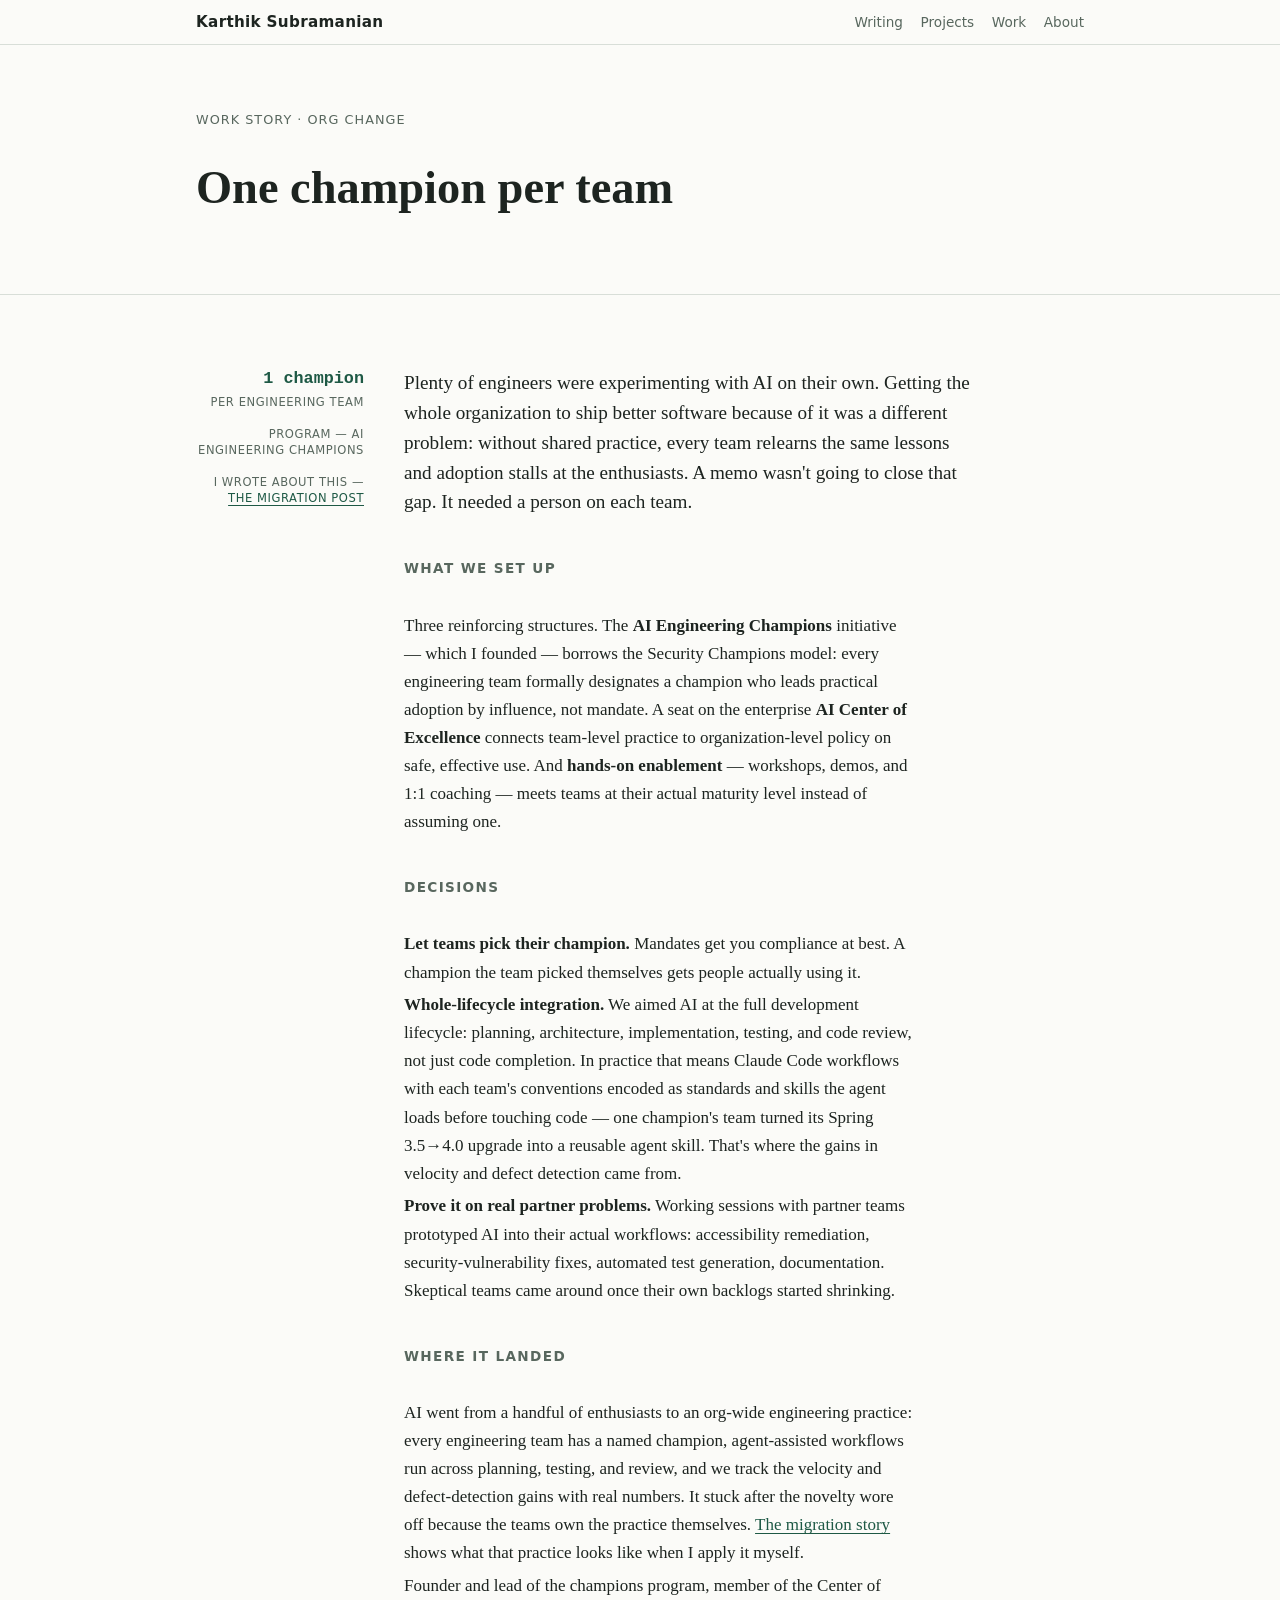
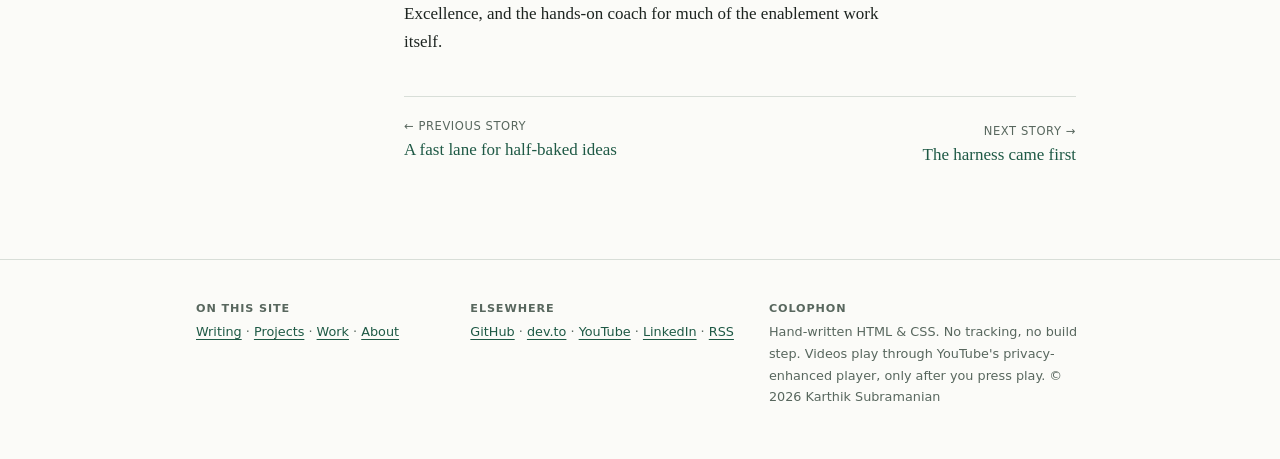
<file: case-studies/ai-enablement-at-scale.html>
<!DOCTYPE html>
<html lang="en">
<head>
  <meta charset="UTF-8">
  <meta name="viewport" content="width=device-width, initial-scale=1.0">
  <title>One Champion Per Team — Karthik Subramanian</title>
  <meta name="description" content="Karthik Subramanian on moving an engineering organization from zero AI tooling to sustained adoption: one AI champion on every engineering team, coaching instead of policy.">
  <link rel="canonical" href="https://karthiks3000.github.io/case-studies/ai-enablement-at-scale.html">
  <meta property="og:title" content="One champion per team">
  <meta property="og:description" content="A work story: how AI adoption became a real engineering practice across the org.">
  <meta property="og:type" content="article">
  <meta property="og:image" content="https://karthiks3000.github.io/assets/og-card.png">
  <meta name="twitter:card" content="summary_large_image">
  <meta name="color-scheme" content="light dark">
  <link rel="icon" type="image/svg+xml" href="../assets/favicon.svg">
  <link rel="stylesheet" href="../styles/site.css">
</head>
<body>
  <header class="site-header">
    <div class="wrap">
      <a class="site-name" href="../index.html">Karthik Subramanian</a>
      <nav class="site-nav" aria-label="Site">
        <a href="../index.html#writing">Writing</a>
        <a href="../index.html#projects">Projects</a>
        <a href="../index.html#work">Work</a>
        <a href="../index.html#about">About</a>
      </nav>
    </div>
  </header>

  <main>
    <div class="hero">
      <div class="wrap">
        <p class="eyebrow">Work story · org change</p>
        <h1>One champion per team</h1>
      </div>
    </div>

    <section>
      <div class="wrap">
        <article class="entry">
          <div class="rail">
            <span class="stat">1 champion</span>
            <span class="label">per engineering team</span>
            <span class="label label-gap">Program — AI Engineering Champions</span>
            <span class="label label-gap">I wrote about this — <a href="https://dev.to/aws-builders/the-setup-is-the-strategy-how-i-orchestrated-a-product-migration-with-claude-code-b92" target="_blank" rel="noopener noreferrer">the migration post</a></span>
          </div>
          <div class="body prose">
            <p class="lede">Plenty of engineers were experimenting with AI on their own. Getting the whole organization to ship better software because of it was a different problem: without shared practice, every team relearns the same lessons and adoption stalls at the enthusiasts. A memo wasn't going to close that gap. It needed a person on each team.</p>

            <h2>What we set up</h2>
            <p>Three reinforcing structures. The <strong>AI Engineering Champions</strong> initiative — which I founded — borrows the Security Champions model: every engineering team formally designates a champion who leads practical adoption by influence, not mandate. A seat on the enterprise <strong>AI Center of Excellence</strong> connects team-level practice to organization-level policy on safe, effective use. And <strong>hands-on enablement</strong> — workshops, demos, and 1:1 coaching — meets teams at their actual maturity level instead of assuming one.</p>

            <h2>Decisions</h2>
            <p><strong>Let teams pick their champion.</strong> Mandates get you compliance at best. A champion the team picked themselves gets people actually using it.</p>
            <p><strong>Whole-lifecycle integration.</strong> We aimed AI at the full development lifecycle: planning, architecture, implementation, testing, and code review, not just code completion. In practice that means Claude Code workflows with each team's conventions encoded as standards and skills the agent loads before touching code — one champion's team turned its Spring 3.5→4.0 upgrade into a reusable agent skill. That's where the gains in velocity and defect detection came from.</p>
            <p><strong>Prove it on real partner problems.</strong> Working sessions with partner teams prototyped AI into their actual workflows: accessibility remediation, security-vulnerability fixes, automated test generation, documentation. Skeptical teams came around once their own backlogs started shrinking.</p>

            <h2>Where it landed</h2>
            <p>AI went from a handful of enthusiasts to an org-wide engineering practice: every engineering team has a named champion, agent-assisted workflows run across planning, testing, and review, and we track the velocity and defect-detection gains with real numbers. It stuck after the novelty wore off because the teams own the practice themselves. <a href="https://dev.to/aws-builders/the-setup-is-the-strategy-how-i-orchestrated-a-product-migration-with-claude-code-b92" target="_blank" rel="noopener noreferrer">The migration story</a> shows what that practice looks like when I apply it myself.</p>

            <p>Founder and lead of the champions program, member of the Center of Excellence, and the hands-on coach for much of the enablement work itself.</p>

            <nav class="pager" aria-label="Work stories">
              <p><span class="label">← previous story</span><a href="idea-to-poc-pipeline.html">A fast lane for half-baked ideas</a></p>
              <p class="next"><span class="label">next story →</span><a href="agent-harness-migration.html">The harness came first</a></p>
            </nav>
          </div>
        </article>
      </div>
    </section>
  </main>

  <footer class="site-footer">
    <div class="wrap foot-grid">
      <div>
        <p class="foot-h">On this site</p>
        <p><a href="../index.html#writing">Writing</a> · <a href="../index.html#projects">Projects</a> · <a href="../index.html#work">Work</a> · <a href="../index.html#about">About</a></p>
      </div>
      <div>
        <p class="foot-h">Elsewhere</p>
        <p><a href="https://github.com/karthiks3000" target="_blank" rel="noopener noreferrer">GitHub</a> · <a href="https://dev.to/karthiks3000" target="_blank" rel="noopener noreferrer">dev.to</a> · <a href="https://www.youtube.com/@karthiksubramanian290" target="_blank" rel="noopener noreferrer">YouTube</a> · <a href="https://www.linkedin.com/in/karthik-subramanian-7381b67b/" target="_blank" rel="noopener noreferrer">LinkedIn</a> · <a href="https://dev.to/feed/karthiks3000" target="_blank" rel="noopener noreferrer">RSS</a></p>
      </div>
      <div>
        <p class="foot-h">Colophon</p>
        <p>Hand-written HTML &amp; CSS. No tracking, no build step. Videos play through YouTube&#39;s privacy-enhanced player, only after you press play. © 2026 Karthik Subramanian</p>
      </div>
    </div>
  </footer>

  <a class="to-top" href="#" aria-label="Back to top">↑</a>
</body>
</html>
</file>
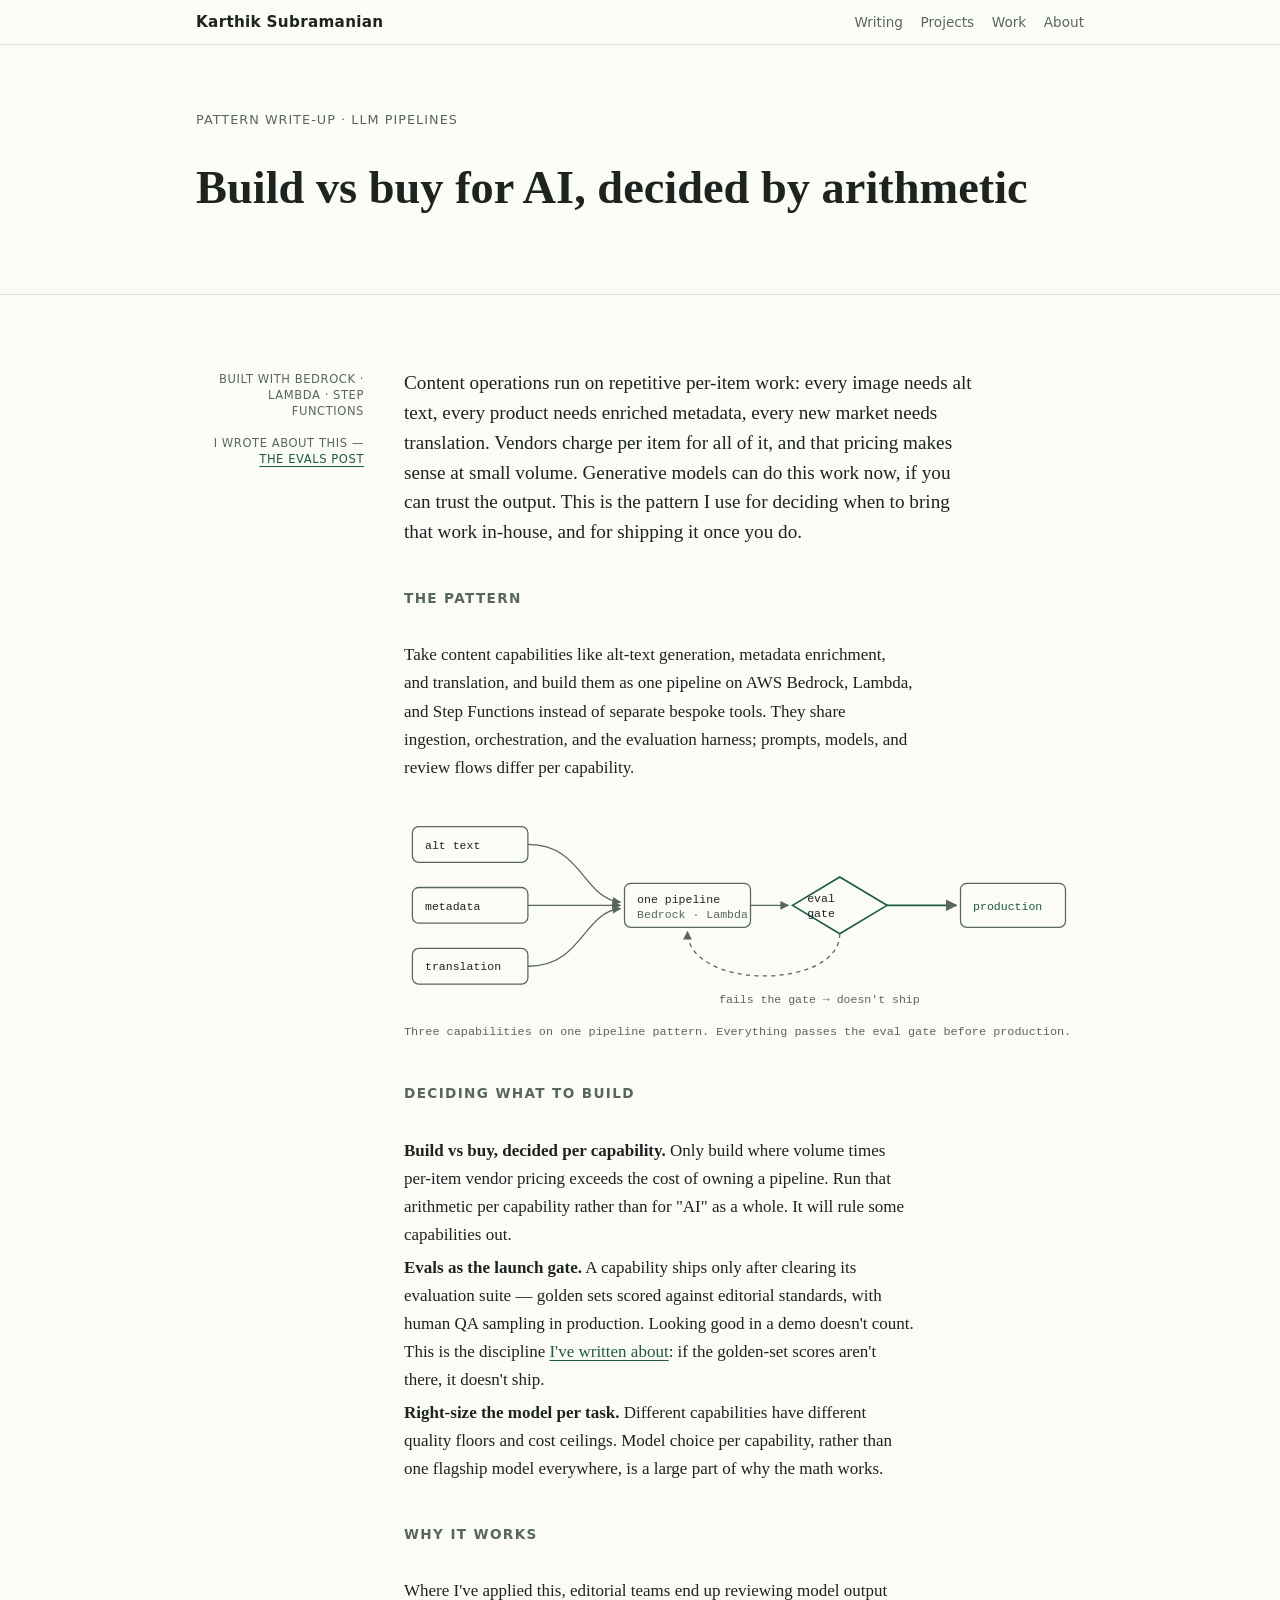
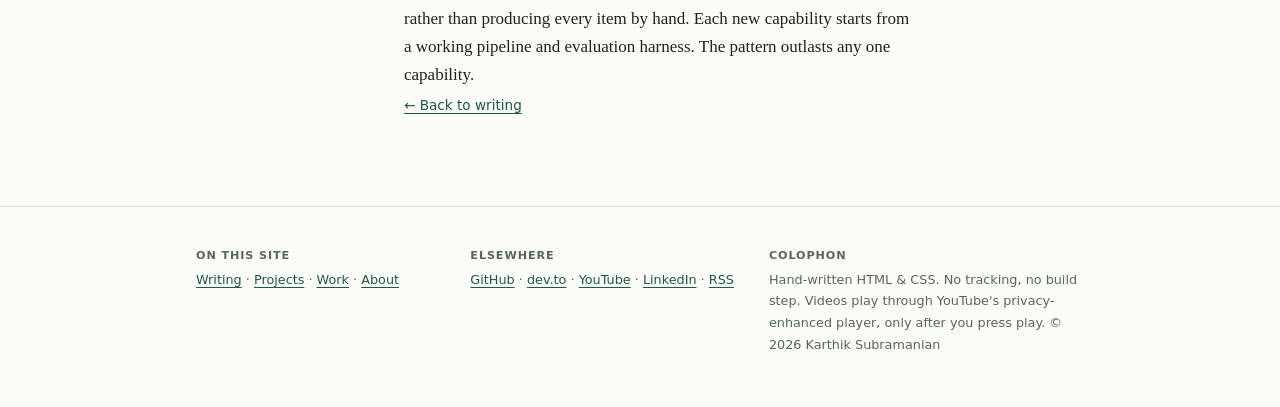
<file: case-studies/genai-content-portfolio.html>
<!DOCTYPE html>
<html lang="en">
<head>
  <meta charset="UTF-8">
  <meta name="viewport" content="width=device-width, initial-scale=1.0">
  <title>Build vs Buy for AI, Decided by Arithmetic — Karthik Subramanian</title>
  <meta name="description" content="Karthik Subramanian on when to bring per-item AI work in-house: one pipeline pattern for multiple content capabilities, evaluation suites as the launch gate, models right-sized per task.">
  <link rel="canonical" href="https://karthiks3000.github.io/case-studies/genai-content-portfolio.html">
  <meta property="og:title" content="Build vs buy for AI, decided by arithmetic">
  <meta property="og:description" content="A pattern write-up: one eval-gated pipeline for multiple content AI capabilities.">
  <meta property="og:type" content="article">
  <meta property="og:image" content="https://karthiks3000.github.io/assets/og-card.png">
  <meta name="twitter:card" content="summary_large_image">
  <meta name="color-scheme" content="light dark">
  <link rel="icon" type="image/svg+xml" href="../assets/favicon.svg">
  <link rel="stylesheet" href="../styles/site.css">
</head>
<body>
  <header class="site-header">
    <div class="wrap">
      <a class="site-name" href="../index.html">Karthik Subramanian</a>
      <nav class="site-nav" aria-label="Site">
        <a href="../index.html#writing">Writing</a>
        <a href="../index.html#projects">Projects</a>
        <a href="../index.html#work">Work</a>
        <a href="../index.html#about">About</a>
      </nav>
    </div>
  </header>

  <main>
    <div class="hero">
      <div class="wrap">
        <p class="eyebrow">Pattern write-up · LLM pipelines</p>
        <h1>Build vs buy for AI, decided by arithmetic</h1>
      </div>
    </div>

    <section>
      <div class="wrap">
        <article class="entry">
          <div class="rail">
            <span class="label">built with Bedrock · Lambda · Step Functions</span>
            <span class="label label-gap">I wrote about this — <a href="https://dev.to/aws-builders/stop-testing-your-ai-start-measuring-it-312m" target="_blank" rel="noopener noreferrer">the evals post</a></span>
          </div>
          <div class="body prose">
            <p class="lede">Content operations run on repetitive per-item work: every image needs alt text, every product needs enriched metadata, every new market needs translation. Vendors charge per item for all of it, and that pricing makes sense at small volume. Generative models can do this work now, if you can trust the output. This is the pattern I use for deciding when to bring that work in-house, and for shipping it once you do.</p>

            <h2>The pattern</h2>
            <p>Take content capabilities like alt-text generation, metadata enrichment, and translation, and build them as one pipeline on AWS Bedrock, Lambda, and Step Functions instead of separate bespoke tools. They share ingestion, orchestration, and the evaluation harness; prompts, models, and review flows differ per capability.</p>

            <figure class="diagram">
              <svg viewBox="0 0 640 190" role="img" aria-label="Diagram: three capability lanes converge into one pipeline, pass an evaluation gate, and only then reach production; failures loop back">
                <defs>
                  <marker id="arr3" viewBox="0 0 10 10" refX="9" refY="5" markerWidth="7" markerHeight="7" orient="auto-start-reverse">
                    <path d="M 0 0 L 10 5 L 0 10 z" fill="var(--muted)"/>
                  </marker>
                </defs>
                <g fill="none" stroke="var(--muted)" stroke-width="1.2">
                  <rect x="8" y="12" width="110" height="34" rx="6"/>
                  <rect x="8" y="70" width="110" height="34" rx="6"/>
                  <rect x="8" y="128" width="110" height="34" rx="6"/>
                  <rect x="210" y="66" width="120" height="42" rx="6"/>
                  <path d="M370 87 L 415 60 L 460 87 L 415 114 Z" stroke="var(--accent)" stroke-width="1.6"/>
                  <rect x="530" y="66" width="100" height="42" rx="6"/>
                  <path d="M118 29 C 170 29, 170 80, 206 84" marker-end="url(#arr3)"/>
                  <path d="M118 87 L 206 87" marker-end="url(#arr3)"/>
                  <path d="M118 145 C 170 145, 170 94, 206 90" marker-end="url(#arr3)"/>
                  <path d="M330 87 L 366 87" marker-end="url(#arr3)"/>
                  <path d="M460 87 L 526 87" marker-end="url(#arr3)" stroke="var(--accent)" stroke-width="1.6"/>
                  <path d="M415 114 C 415 168, 270 168, 270 112" marker-end="url(#arr3)" stroke-dasharray="4 4"/>
                </g>
                <g font-family="ui-monospace, Menlo, monospace" font-size="11" fill="var(--ink)">
                  <text x="20" y="33">alt text</text>
                  <text x="20" y="91">metadata</text>
                  <text x="20" y="149">translation</text>
                  <text x="222" y="85">one pipeline</text>
                  <text x="222" y="99" fill="var(--muted)">Bedrock · Lambda</text>
                  <text x="384" y="84">eval</text>
                  <text x="384" y="98">gate</text>
                  <text x="542" y="91" fill="var(--accent)">production</text>
                  <text x="300" y="180" fill="var(--muted)">fails the gate → doesn't ship</text>
                </g>
              </svg>
              <figcaption>Three capabilities on one pipeline pattern. Everything passes the eval gate before production.</figcaption>
            </figure>

            <h2>Deciding what to build</h2>
            <p><strong>Build vs buy, decided per capability.</strong> Only build where volume times per-item vendor pricing exceeds the cost of owning a pipeline. Run that arithmetic per capability rather than for "AI" as a whole. It will rule some capabilities out.</p>
            <p><strong>Evals as the launch gate.</strong> A capability ships only after clearing its evaluation suite — golden sets scored against editorial standards, with human QA sampling in production. Looking good in a demo doesn't count. This is the discipline <a href="https://dev.to/aws-builders/stop-testing-your-ai-start-measuring-it-312m" target="_blank" rel="noopener noreferrer">I've written about</a>: if the golden-set scores aren't there, it doesn't ship.</p>
            <p><strong>Right-size the model per task.</strong> Different capabilities have different quality floors and cost ceilings. Model choice per capability, rather than one flagship model everywhere, is a large part of why the math works.</p>

            <h2>Why it works</h2>
            <p>Where I've applied this, editorial teams end up reviewing model output rather than producing every item by hand. Each new capability starts from a working pipeline and evaluation harness. The pattern outlasts any one capability.</p>

            <p class="footnote"><a href="../index.html#writing">← Back to writing</a></p>
          </div>
        </article>
      </div>
    </section>
  </main>

  <footer class="site-footer">
    <div class="wrap foot-grid">
      <div>
        <p class="foot-h">On this site</p>
        <p><a href="../index.html#writing">Writing</a> · <a href="../index.html#projects">Projects</a> · <a href="../index.html#work">Work</a> · <a href="../index.html#about">About</a></p>
      </div>
      <div>
        <p class="foot-h">Elsewhere</p>
        <p><a href="https://github.com/karthiks3000" target="_blank" rel="noopener noreferrer">GitHub</a> · <a href="https://dev.to/karthiks3000" target="_blank" rel="noopener noreferrer">dev.to</a> · <a href="https://www.youtube.com/@karthiksubramanian290" target="_blank" rel="noopener noreferrer">YouTube</a> · <a href="https://www.linkedin.com/in/karthik-subramanian-7381b67b/" target="_blank" rel="noopener noreferrer">LinkedIn</a> · <a href="https://dev.to/feed/karthiks3000" target="_blank" rel="noopener noreferrer">RSS</a></p>
      </div>
      <div>
        <p class="foot-h">Colophon</p>
        <p>Hand-written HTML &amp; CSS. No tracking, no build step. Videos play through YouTube&#39;s privacy-enhanced player, only after you press play. © 2026 Karthik Subramanian</p>
      </div>
    </div>
  </footer>

  <a class="to-top" href="#" aria-label="Back to top">↑</a>
</body>
</html>
</file>
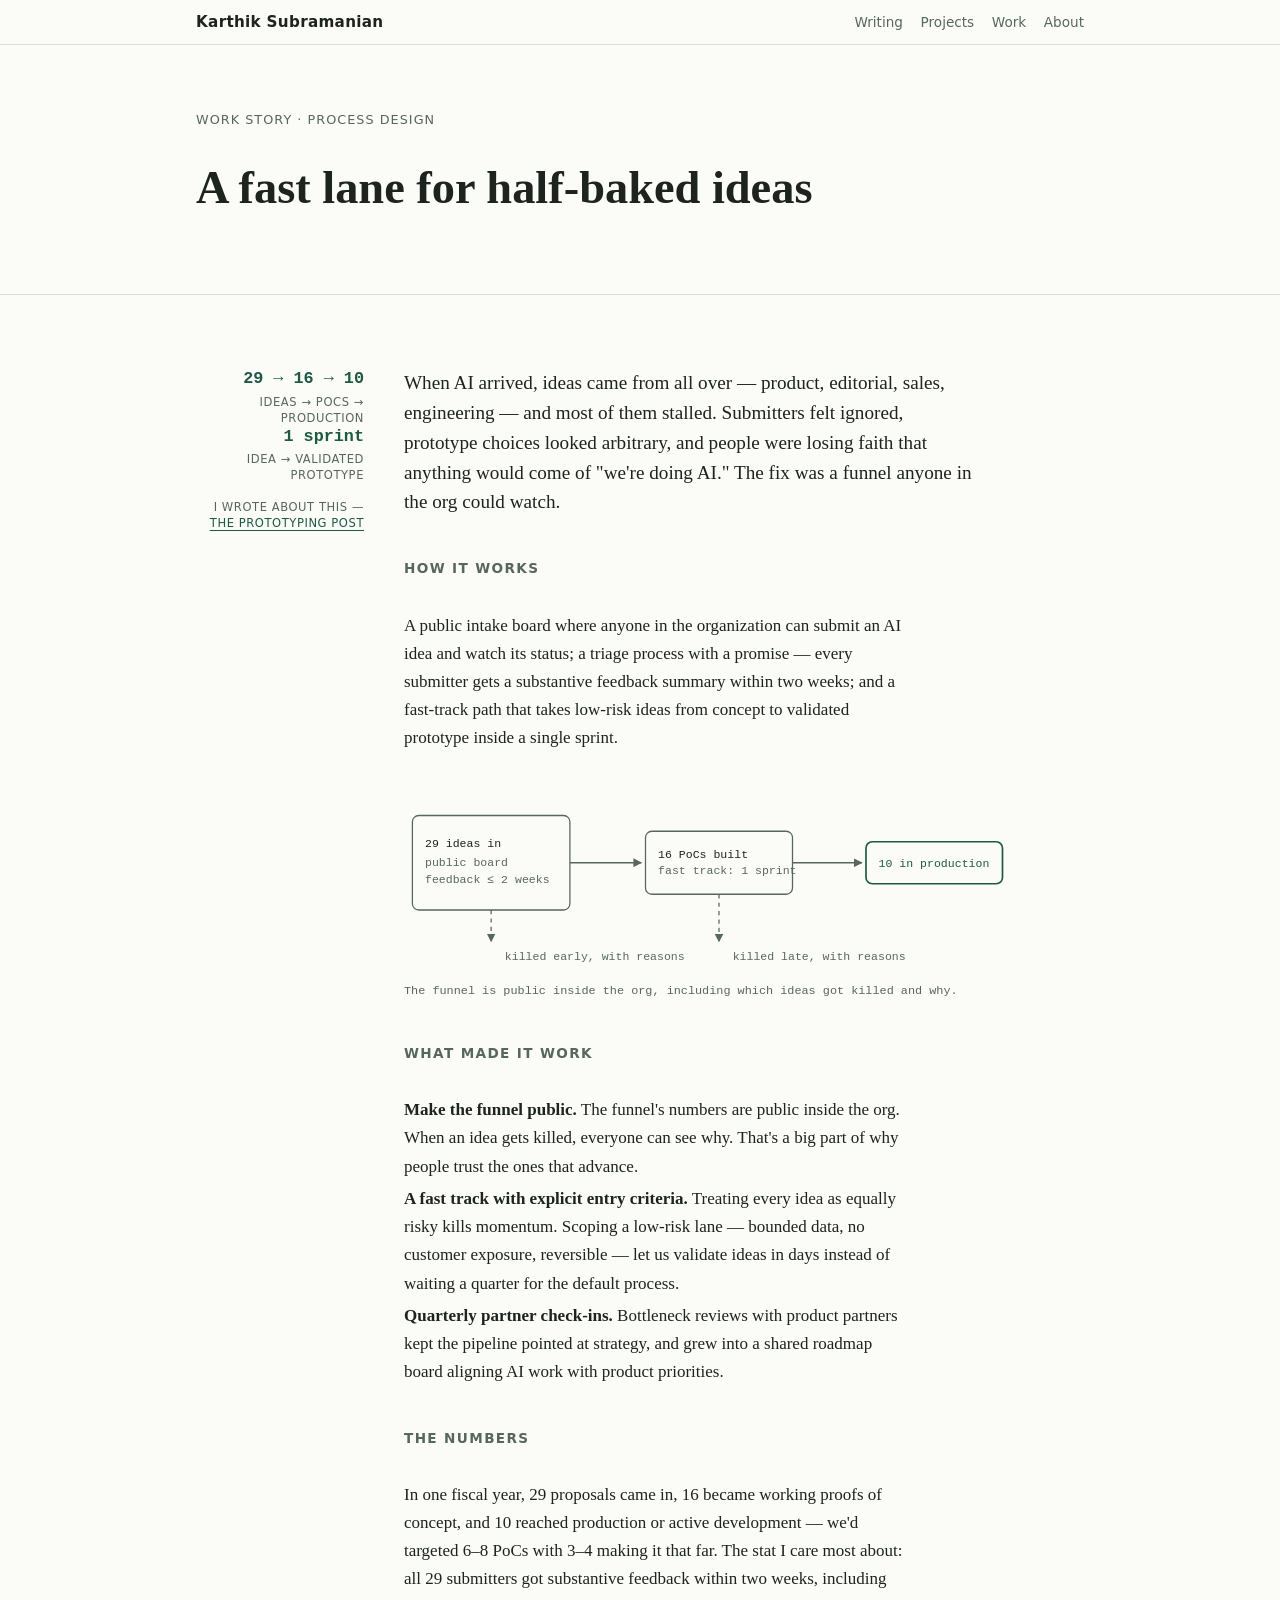
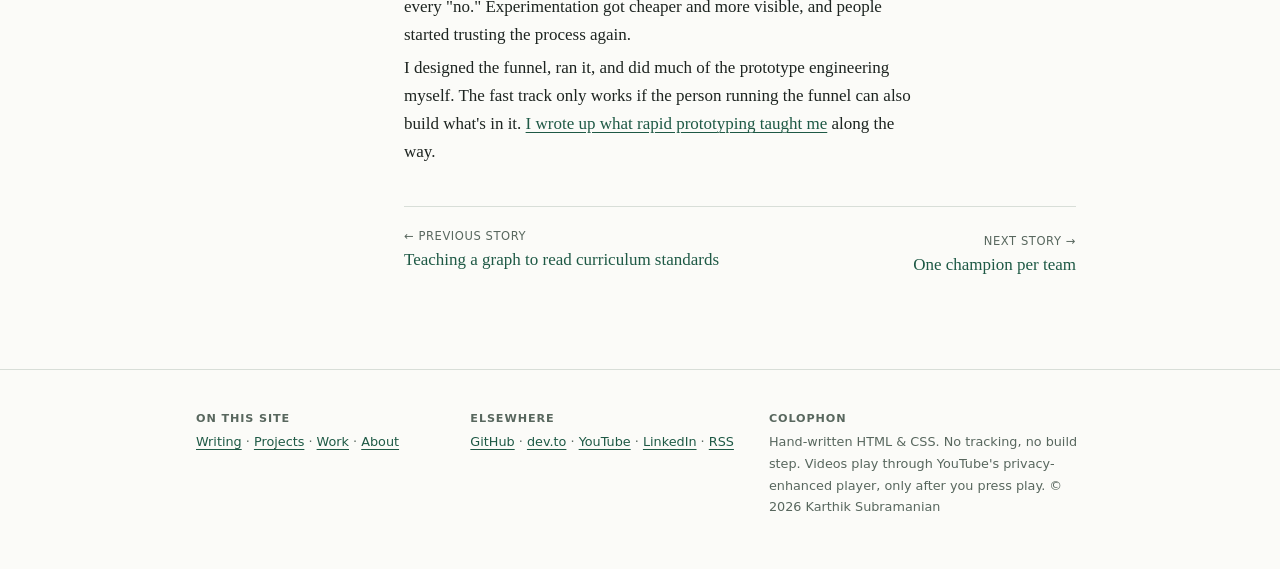
<file: case-studies/idea-to-poc-pipeline.html>
<!DOCTYPE html>
<html lang="en">
<head>
  <meta charset="UTF-8">
  <meta name="viewport" content="width=device-width, initial-scale=1.0">
  <title>A Fast Lane for Half-Baked Ideas — Karthik Subramanian</title>
  <meta name="description" content="Karthik Subramanian on the transparent idea-to-production funnel that made AI experimentation cheap and trusted — a two-week feedback promise and a single-sprint fast track.">
  <link rel="canonical" href="https://karthiks3000.github.io/case-studies/idea-to-poc-pipeline.html">
  <meta property="og:title" content="A fast lane for half-baked ideas">
  <meta property="og:description" content="A work story: the intake funnel where ideas die visibly, with reasons — and the survivors are trusted.">
  <meta property="og:type" content="article">
  <meta property="og:image" content="https://karthiks3000.github.io/assets/og-card.png">
  <meta name="twitter:card" content="summary_large_image">
  <meta name="color-scheme" content="light dark">
  <link rel="icon" type="image/svg+xml" href="../assets/favicon.svg">
  <link rel="stylesheet" href="../styles/site.css">
</head>
<body>
  <header class="site-header">
    <div class="wrap">
      <a class="site-name" href="../index.html">Karthik Subramanian</a>
      <nav class="site-nav" aria-label="Site">
        <a href="../index.html#writing">Writing</a>
        <a href="../index.html#projects">Projects</a>
        <a href="../index.html#work">Work</a>
        <a href="../index.html#about">About</a>
      </nav>
    </div>
  </header>

  <main>
    <div class="hero">
      <div class="wrap">
        <p class="eyebrow">Work story · process design</p>
        <h1>A fast lane for half-baked ideas</h1>
      </div>
    </div>

    <section>
      <div class="wrap">
        <article class="entry">
          <div class="rail">
            <span class="stat">29 → 16 → 10</span>
            <span class="label">ideas → PoCs → production</span>
            <span class="stat">1 sprint</span>
            <span class="label">idea → validated prototype</span>
            <span class="label label-gap">I wrote about this — <a href="https://dev.to/aws-builders/rapid-learnings-from-rapid-prototyping-54pe" target="_blank" rel="noopener noreferrer">the prototyping post</a></span>
          </div>
          <div class="body prose">
            <p class="lede">When AI arrived, ideas came from all over — product, editorial, sales, engineering — and most of them stalled. Submitters felt ignored, prototype choices looked arbitrary, and people were losing faith that anything would come of "we're doing AI." The fix was a funnel anyone in the org could watch.</p>

            <h2>How it works</h2>
            <p>A public intake board where anyone in the organization can submit an AI idea and watch its status; a triage process with a promise — every submitter gets a substantive feedback summary within two weeks; and a fast-track path that takes low-risk ideas from concept to validated prototype inside a single sprint.</p>

            <figure class="diagram">
              <svg viewBox="0 0 640 180" role="img" aria-label="Diagram: 29 ideas narrow to 16 proofs of concept and 10 in production, with a visible exit for ideas killed with reasons">
                <defs>
                  <marker id="arr4" viewBox="0 0 10 10" refX="9" refY="5" markerWidth="7" markerHeight="7" orient="auto-start-reverse">
                    <path d="M 0 0 L 10 5 L 0 10 z" fill="var(--muted)"/>
                  </marker>
                </defs>
                <g fill="none" stroke="var(--muted)" stroke-width="1.2">
                  <rect x="8" y="30" width="150" height="90" rx="6"/>
                  <rect x="230" y="45" width="140" height="60" rx="6"/>
                  <rect x="440" y="55" width="130" height="40" rx="6" stroke="var(--accent)" stroke-width="1.6"/>
                  <path d="M158 75 L 226 75" marker-end="url(#arr4)"/>
                  <path d="M370 75 L 436 75" marker-end="url(#arr4)"/>
                  <path d="M300 105 L 300 150" marker-end="url(#arr4)" stroke-dasharray="4 4"/>
                  <path d="M83 120 L 83 150" marker-end="url(#arr4)" stroke-dasharray="4 4"/>
                </g>
                <g font-family="ui-monospace, Menlo, monospace" font-size="11" fill="var(--ink)">
                  <text x="20" y="60">29 ideas in</text>
                  <text x="20" y="78" fill="var(--muted)">public board</text>
                  <text x="20" y="94" fill="var(--muted)">feedback ≤ 2 weeks</text>
                  <text x="242" y="70">16 PoCs built</text>
                  <text x="242" y="86" fill="var(--muted)">fast track: 1 sprint</text>
                  <text x="452" y="79" fill="var(--accent)">10 in production</text>
                  <text x="96" y="168" fill="var(--muted)">killed early, with reasons</text>
                  <text x="313" y="168" fill="var(--muted)">killed late, with reasons</text>
                </g>
              </svg>
              <figcaption>The funnel is public inside the org, including which ideas got killed and why.</figcaption>
            </figure>

            <h2>What made it work</h2>
            <p><strong>Make the funnel public.</strong> The funnel's numbers are public inside the org. When an idea gets killed, everyone can see why. That's a big part of why people trust the ones that advance.</p>
            <p><strong>A fast track with explicit entry criteria.</strong> Treating every idea as equally risky kills momentum. Scoping a low-risk lane — bounded data, no customer exposure, reversible — let us validate ideas in days instead of waiting a quarter for the default process.</p>
            <p><strong>Quarterly partner check-ins.</strong> Bottleneck reviews with product partners kept the pipeline pointed at strategy, and grew into a shared roadmap board aligning AI work with product priorities.</p>

            <h2>The numbers</h2>
            <p>In one fiscal year, 29 proposals came in, 16 became working proofs of concept, and 10 reached production or active development — we'd targeted 6–8 PoCs with 3–4 making it that far. The stat I care most about: all 29 submitters got substantive feedback within two weeks, including every "no." Experimentation got cheaper and more visible, and people started trusting the process again.</p>

            <p>I designed the funnel, ran it, and did much of the prototype engineering myself. The fast track only works if the person running the funnel can also build what's in it. <a href="https://dev.to/aws-builders/rapid-learnings-from-rapid-prototyping-54pe" target="_blank" rel="noopener noreferrer">I wrote up what rapid prototyping taught me</a> along the way.</p>

            <nav class="pager" aria-label="Work stories">
              <p><span class="label">← previous story</span><a href="standards-correlation.html">Teaching a graph to read curriculum standards</a></p>
              <p class="next"><span class="label">next story →</span><a href="ai-enablement-at-scale.html">One champion per team</a></p>
            </nav>
          </div>
        </article>
      </div>
    </section>
  </main>

  <footer class="site-footer">
    <div class="wrap foot-grid">
      <div>
        <p class="foot-h">On this site</p>
        <p><a href="../index.html#writing">Writing</a> · <a href="../index.html#projects">Projects</a> · <a href="../index.html#work">Work</a> · <a href="../index.html#about">About</a></p>
      </div>
      <div>
        <p class="foot-h">Elsewhere</p>
        <p><a href="https://github.com/karthiks3000" target="_blank" rel="noopener noreferrer">GitHub</a> · <a href="https://dev.to/karthiks3000" target="_blank" rel="noopener noreferrer">dev.to</a> · <a href="https://www.youtube.com/@karthiksubramanian290" target="_blank" rel="noopener noreferrer">YouTube</a> · <a href="https://www.linkedin.com/in/karthik-subramanian-7381b67b/" target="_blank" rel="noopener noreferrer">LinkedIn</a> · <a href="https://dev.to/feed/karthiks3000" target="_blank" rel="noopener noreferrer">RSS</a></p>
      </div>
      <div>
        <p class="foot-h">Colophon</p>
        <p>Hand-written HTML &amp; CSS. No tracking, no build step. Videos play through YouTube&#39;s privacy-enhanced player, only after you press play. © 2026 Karthik Subramanian</p>
      </div>
    </div>
  </footer>

  <a class="to-top" href="#" aria-label="Back to top">↑</a>
</body>
</html>
</file>
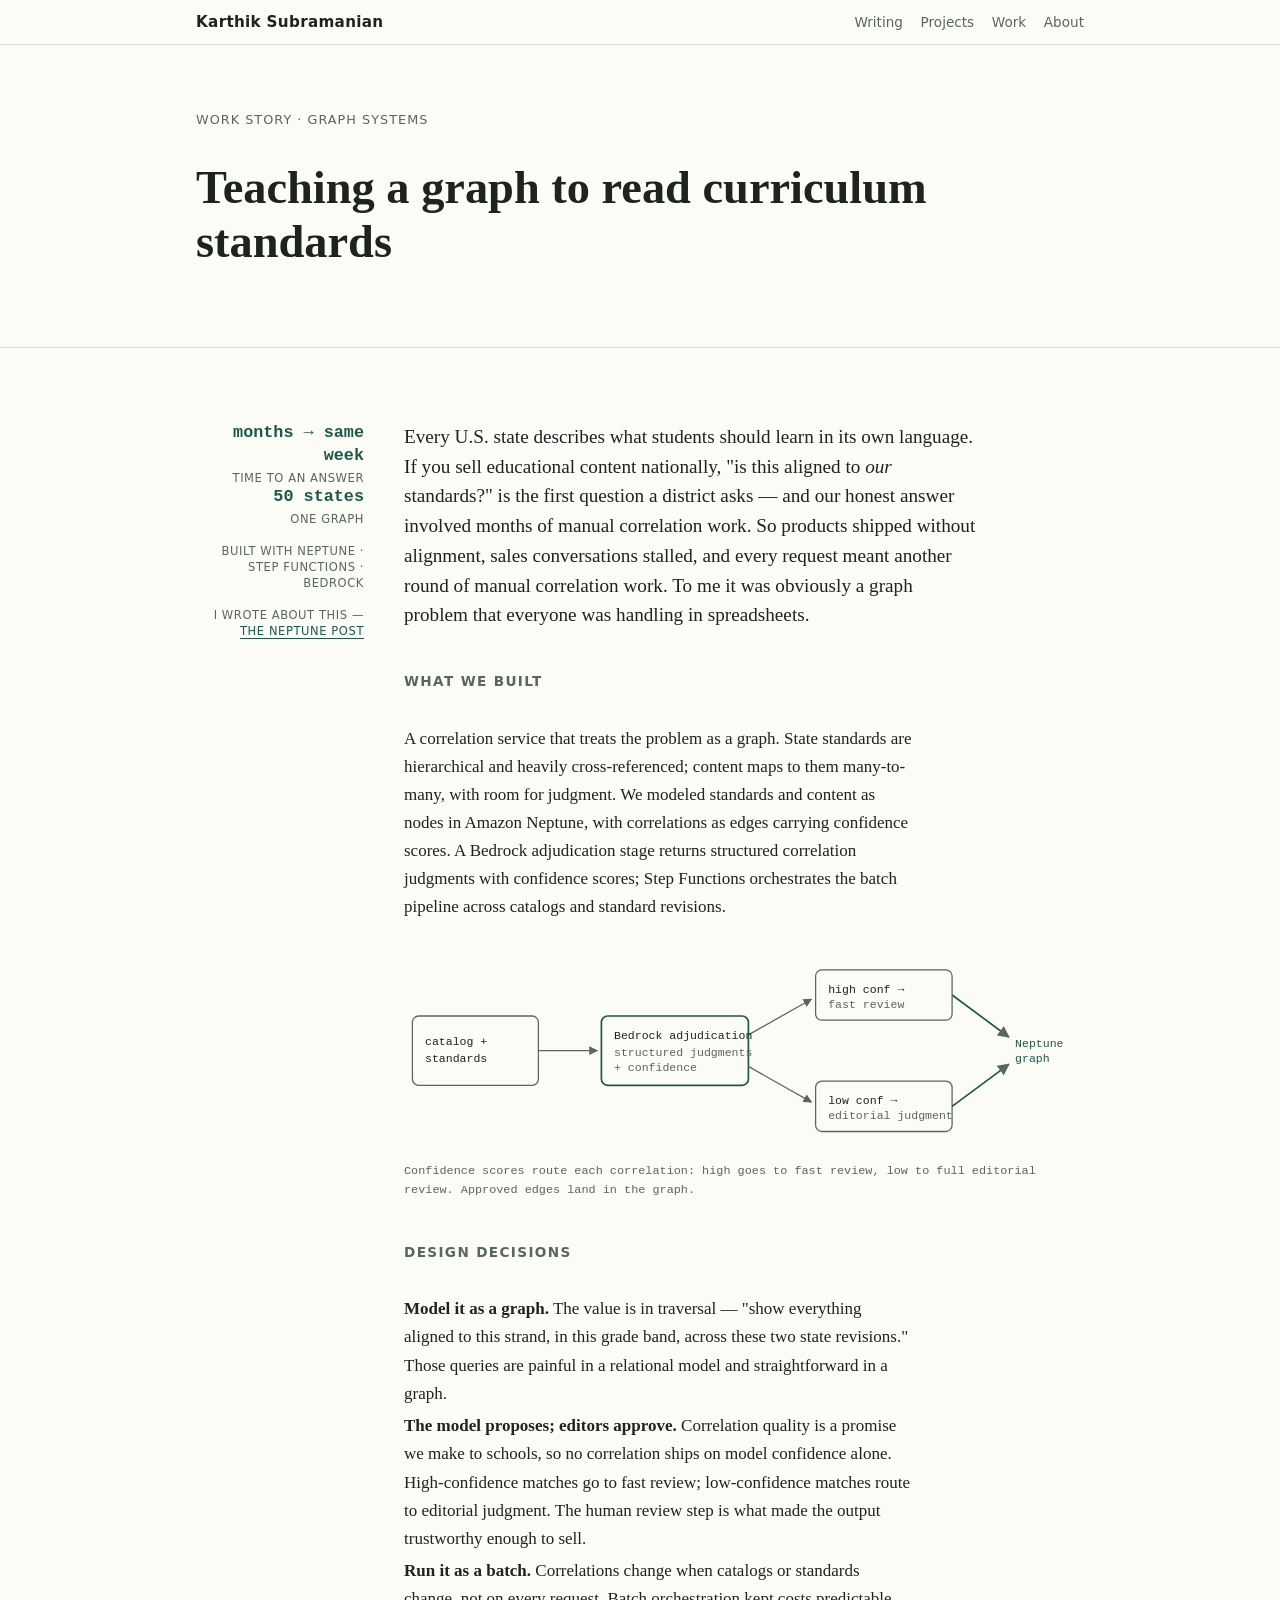
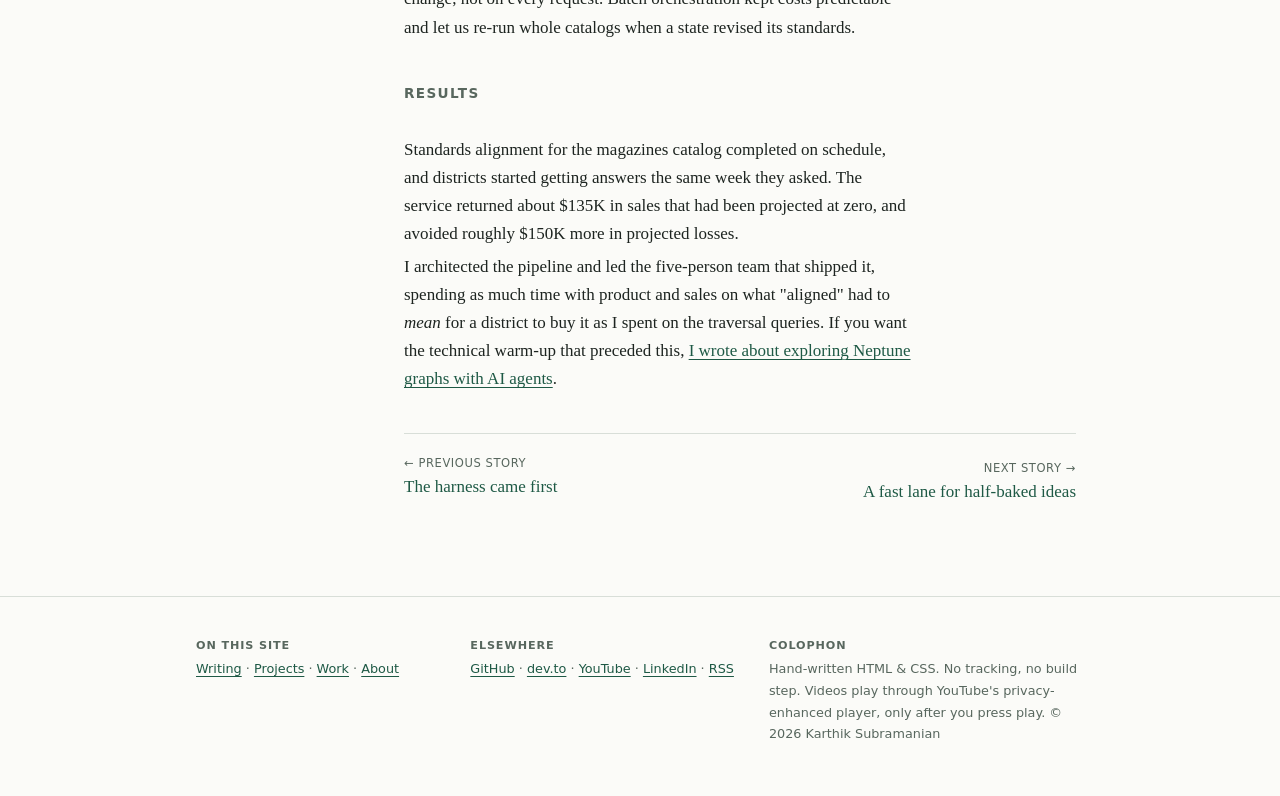
<file: case-studies/standards-correlation.html>
<!DOCTYPE html>
<html lang="en">
<head>
  <meta charset="UTF-8">
  <meta name="viewport" content="width=device-width, initial-scale=1.0">
  <title>Teaching a Graph to Read Curriculum Standards — Karthik Subramanian</title>
  <meta name="description" content="Karthik Subramanian on turning 'is this aligned to our standards?' from a quarter of manual work into a query — Amazon Neptune, Step Functions, Bedrock, and editors who approve what the model proposes.">
  <link rel="canonical" href="https://karthiks3000.github.io/case-studies/standards-correlation.html">
  <meta property="og:title" content="Teaching a graph to read curriculum standards">
  <meta property="og:description" content="A work story: graph-backed standards correlation with human-in-the-loop editorial review.">
  <meta property="og:type" content="article">
  <meta property="og:image" content="https://karthiks3000.github.io/assets/og-card.png">
  <meta name="twitter:card" content="summary_large_image">
  <meta name="color-scheme" content="light dark">
  <link rel="icon" type="image/svg+xml" href="../assets/favicon.svg">
  <link rel="stylesheet" href="../styles/site.css">
</head>
<body>
  <header class="site-header">
    <div class="wrap">
      <a class="site-name" href="../index.html">Karthik Subramanian</a>
      <nav class="site-nav" aria-label="Site">
        <a href="../index.html#writing">Writing</a>
        <a href="../index.html#projects">Projects</a>
        <a href="../index.html#work">Work</a>
        <a href="../index.html#about">About</a>
      </nav>
    </div>
  </header>

  <main>
    <div class="hero">
      <div class="wrap">
        <p class="eyebrow">Work story · graph systems</p>
        <h1>Teaching a graph to read curriculum standards</h1>
      </div>
    </div>

    <section>
      <div class="wrap">
        <article class="entry">
          <div class="rail">
            <span class="stat">months → same week</span>
            <span class="label">time to an answer</span>
            <span class="stat">50 states</span>
            <span class="label">one graph</span>
            <span class="label label-gap">built with Neptune · Step Functions · Bedrock</span>
            <span class="label label-gap">I wrote about this — <a href="https://dev.to/aws-builders/navigating-aws-neptune-graph-with-ai-55cm" target="_blank" rel="noopener noreferrer">the Neptune post</a></span>
          </div>
          <div class="body prose">
            <p class="lede">Every U.S. state describes what students should learn in its own language. If you sell educational content nationally, "is this aligned to <em>our</em> standards?" is the first question a district asks — and our honest answer involved months of manual correlation work. So products shipped without alignment, sales conversations stalled, and every request meant another round of manual correlation work. To me it was obviously a graph problem that everyone was handling in spreadsheets.</p>

            <h2>What we built</h2>
            <p>A correlation service that treats the problem as a graph. State standards are hierarchical and heavily cross-referenced; content maps to them many-to-many, with room for judgment. We modeled standards and content as nodes in Amazon Neptune, with correlations as edges carrying confidence scores. A Bedrock adjudication stage returns structured correlation judgments with confidence scores; Step Functions orchestrates the batch pipeline across catalogs and standard revisions.</p>

            <figure class="diagram">
              <svg viewBox="0 0 640 190" role="img" aria-label="Diagram: catalog and standards flow into Bedrock adjudication, high-confidence correlations go to fast review, low-confidence to editorial review, both land in the Neptune graph">
                <defs>
                  <marker id="arr2" viewBox="0 0 10 10" refX="9" refY="5" markerWidth="7" markerHeight="7" orient="auto-start-reverse">
                    <path d="M 0 0 L 10 5 L 0 10 z" fill="var(--muted)"/>
                  </marker>
                </defs>
                <g fill="none" stroke="var(--muted)" stroke-width="1.2">
                  <rect x="8" y="60" width="120" height="66" rx="6"/>
                  <rect x="188" y="60" width="140" height="66" rx="6" stroke="var(--accent)" stroke-width="1.6"/>
                  <rect x="392" y="16" width="130" height="48" rx="6"/>
                  <rect x="392" y="122" width="130" height="48" rx="6"/>
                  <path d="M128 93 L 184 93" marker-end="url(#arr2)"/>
                  <path d="M328 78 L 388 44" marker-end="url(#arr2)"/>
                  <path d="M328 108 L 388 142" marker-end="url(#arr2)"/>
                  <path d="M522 40 L 576 80" marker-end="url(#arr2)" stroke="var(--accent)" stroke-width="1.6"/>
                  <path d="M522 146 L 576 106" marker-end="url(#arr2)" stroke="var(--accent)" stroke-width="1.6"/>
                </g>
                <g font-family="ui-monospace, Menlo, monospace" font-size="11" fill="var(--ink)">
                  <text x="20" y="88">catalog +</text>
                  <text x="20" y="104">standards</text>
                  <text x="200" y="82">Bedrock adjudication</text>
                  <text x="200" y="98" fill="var(--muted)">structured judgments</text>
                  <text x="200" y="112" fill="var(--muted)">+ confidence</text>
                  <text x="404" y="38">high conf →</text>
                  <text x="404" y="52" fill="var(--muted)">fast review</text>
                  <text x="404" y="144">low conf →</text>
                  <text x="404" y="158" fill="var(--muted)">editorial judgment</text>
                  <text x="582" y="90" fill="var(--accent)">Neptune</text>
                  <text x="582" y="104" fill="var(--accent)">graph</text>
                </g>
              </svg>
              <figcaption>Confidence scores route each correlation: high goes to fast review, low to full editorial review. Approved edges land in the graph.</figcaption>
            </figure>

            <h2>Design decisions</h2>
            <p><strong>Model it as a graph.</strong> The value is in traversal — "show everything aligned to this strand, in this grade band, across these two state revisions." Those queries are painful in a relational model and straightforward in a graph.</p>
            <p><strong>The model proposes; editors approve.</strong> Correlation quality is a promise we make to schools, so no correlation ships on model confidence alone. High-confidence matches go to fast review; low-confidence matches route to editorial judgment. The human review step is what made the output trustworthy enough to sell.</p>
            <p><strong>Run it as a batch.</strong> Correlations change when catalogs or standards change, not on every request. Batch orchestration kept costs predictable and let us re-run whole catalogs when a state revised its standards.</p>

            <h2>Results</h2>
            <p>Standards alignment for the magazines catalog completed on schedule, and districts started getting answers the same week they asked. The service returned about $135K in sales that had been projected at zero, and avoided roughly $150K more in projected losses.</p>

            <p>I architected the pipeline and led the five-person team that shipped it, spending as much time with product and sales on what "aligned" had to <em>mean</em> for a district to buy it as I spent on the traversal queries. If you want the technical warm-up that preceded this, <a href="https://dev.to/aws-builders/navigating-aws-neptune-graph-with-ai-55cm" target="_blank" rel="noopener noreferrer">I wrote about exploring Neptune graphs with AI agents</a>.</p>

            <nav class="pager" aria-label="Work stories">
              <p><span class="label">← previous story</span><a href="agent-harness-migration.html">The harness came first</a></p>
              <p class="next"><span class="label">next story →</span><a href="idea-to-poc-pipeline.html">A fast lane for half-baked ideas</a></p>
            </nav>
          </div>
        </article>
      </div>
    </section>
  </main>

  <footer class="site-footer">
    <div class="wrap foot-grid">
      <div>
        <p class="foot-h">On this site</p>
        <p><a href="../index.html#writing">Writing</a> · <a href="../index.html#projects">Projects</a> · <a href="../index.html#work">Work</a> · <a href="../index.html#about">About</a></p>
      </div>
      <div>
        <p class="foot-h">Elsewhere</p>
        <p><a href="https://github.com/karthiks3000" target="_blank" rel="noopener noreferrer">GitHub</a> · <a href="https://dev.to/karthiks3000" target="_blank" rel="noopener noreferrer">dev.to</a> · <a href="https://www.youtube.com/@karthiksubramanian290" target="_blank" rel="noopener noreferrer">YouTube</a> · <a href="https://www.linkedin.com/in/karthik-subramanian-7381b67b/" target="_blank" rel="noopener noreferrer">LinkedIn</a> · <a href="https://dev.to/feed/karthiks3000" target="_blank" rel="noopener noreferrer">RSS</a></p>
      </div>
      <div>
        <p class="foot-h">Colophon</p>
        <p>Hand-written HTML &amp; CSS. No tracking, no build step. Videos play through YouTube&#39;s privacy-enhanced player, only after you press play. © 2026 Karthik Subramanian</p>
      </div>
    </div>
  </footer>

  <a class="to-top" href="#" aria-label="Back to top">↑</a>
</body>
</html>
</file>
<file: styles/site.css>
/* Karthik Subramanian — personal site. Mobile-first. No build step, no authored JS. */
:root {
  --paper: #FBFBF8;
  --ink: #1D2420;
  --muted: #58675E;
  --accent: #1E5945;
  --line: #D8DED8;
  --paper-2: #F2F5F0;
  --serif: "Iowan Old Style", "Palatino Linotype", Palatino, Georgia, serif;
  --sans: system-ui, -apple-system, "Segoe UI", Helvetica, Arial, sans-serif;
  --mono: ui-monospace, "SF Mono", "Cascadia Code", Menlo, Consolas, monospace;
}
@media (prefers-color-scheme: dark) {
  :root {
    --paper: #121814;
    --ink: #E7ECE7;
    --muted: #9DABA1;
    --accent: #85C2A4;
    --line: #2A342E;
    --paper-2: #171E19;
  }
}

* { box-sizing: border-box; }
html { scroll-behavior: smooth; }
@media (prefers-reduced-motion: reduce) {
  html { scroll-behavior: auto; }
  * { transition: none !important; }
}
body {
  margin: 0;
  background: var(--paper);
  color: var(--ink);
  font-family: var(--serif);
  font-size: 1.0625rem;
  line-height: 1.65;
}
.wrap { max-width: 58rem; margin-inline: auto; padding-inline: 1.25rem; }
.wrap--wide { max-width: 72rem; }

a { color: var(--accent); text-decoration: underline; text-underline-offset: 3px; text-decoration-thickness: 1px; transition: text-decoration-thickness 120ms; }
a:hover { text-decoration-thickness: 2px; }
:focus-visible { outline: 2px solid var(--accent); outline-offset: 3px; border-radius: 2px; }

/* Header / nav — mobile: name stacks above a scrollable nav row with 44px targets */
.site-header { position: sticky; top: 0; z-index: 20; background: var(--paper); border-bottom: 1px solid var(--line); padding: 0.35rem 0; }
.site-header .wrap { display: flex; flex-direction: column; align-items: stretch; gap: 0.15rem; }
.site-name { font-family: var(--sans); font-weight: 650; font-size: 0.95rem; letter-spacing: 0.02em; color: var(--ink); text-decoration: none; padding: 0.4rem 0; }
.site-nav { display: flex; gap: 0.15rem; overflow-x: auto; white-space: nowrap; margin-inline: -1.25rem; padding-inline: 1rem; scrollbar-width: none; -webkit-overflow-scrolling: touch; font-family: var(--sans); font-size: 0.85rem; }
.site-nav::-webkit-scrollbar { display: none; }
.site-nav a { color: var(--muted); text-decoration: none; display: inline-flex; align-items: center; min-height: 2.75rem; padding: 0 0.55rem; }
.site-nav a:hover, .site-nav a[aria-current="page"] { color: var(--accent); text-decoration: underline; text-underline-offset: 3px; }
@media (min-width: 46rem) {
  .site-header { padding: 0.6rem 0; }
  .site-header .wrap { flex-direction: row; flex-wrap: wrap; align-items: baseline; justify-content: space-between; gap: 1rem; }
  .site-name { padding: 0; }
  .site-nav { gap: 1.1rem; margin-inline: 0; padding-inline: 0; overflow: visible; }
  .site-nav a { min-height: 0; padding: 0; }
}

/* Hero — photo up top, beside the name */
.hero { padding: 2.5rem 0 2.25rem; border-bottom: 1px solid var(--line); }
.hero h1 { font-size: clamp(1.9rem, 4.2vw, 2.9rem); line-height: 1.15; font-weight: 600; }
.hero p { max-width: 58ch; color: var(--muted); margin: 0; }
.hero p strong { color: var(--ink); font-weight: 600; }
@media (min-width: 46rem) {
  .hero { padding: 4rem 0 3rem; }
}

.eyebrow { font-family: var(--sans); font-size: 0.8rem; letter-spacing: 0.08em; text-transform: uppercase; color: var(--muted); margin: 0 0 1rem; }

/* Sections */
section { padding: 2.25rem 0; border-bottom: 1px solid var(--line); }
section:last-of-type { border-bottom: none; }
h2 { font-family: var(--sans); font-size: 0.85rem; letter-spacing: 0.1em; text-transform: uppercase; color: var(--muted); font-weight: 650; margin: 0 0 1.25rem; }
h3 { font-size: 1.3rem; font-weight: 600; line-height: 1.3; margin: 0 0 0.4rem; }
h3 a { color: var(--ink); text-decoration: none; }
h3 a:hover { color: var(--accent); text-decoration: underline; text-underline-offset: 4px; }
.sec-lede { font-family: var(--sans); font-size: 0.9rem; color: var(--muted); margin: -0.5rem 0 1rem; max-width: 55ch; }
@media (min-width: 46rem) {
  section { padding: 3rem 0; }
  h2 { margin-bottom: 2rem; }
  .sec-lede { margin-top: -1.25rem; }
}

/* Entries — mobile: single column, rail as inline row; desktop: signature margin rail */
.entry { display: grid; grid-template-columns: 1fr; gap: 0.4rem; padding: 1.4rem 0; }
.entry + .entry { border-top: 1px dashed var(--line); }
.rail { text-align: left; display: flex; flex-wrap: wrap; gap: 0.35rem 1rem; align-items: baseline; }
.rail .stat { font-family: var(--mono); font-variant-numeric: tabular-nums; font-size: 1.05rem; font-weight: 600; color: var(--accent); line-height: 1.35; }
.rail .label { font-family: var(--sans); font-size: 0.72rem; letter-spacing: 0.05em; text-transform: uppercase; color: var(--muted); line-height: 1.4; }
.body p { margin: 0.3rem 0 0; color: var(--muted); max-width: 60ch; }
.body p:first-child { margin-top: 0; }
@media (min-width: 46rem) {
  .entry { grid-template-columns: 10.5rem minmax(0, 1fr); gap: 0.5rem 2.5rem; padding: 1.6rem 0; }
  .entry > .rail { display: block; text-align: right; }
  .entry > .rail .stat { display: block; }
  .entry > .rail .label { display: block; margin-top: 0.15rem; }
  .entry > .rail .label-gap { margin-top: 1rem; }
}

/* Prose pages (work stories) */
.prose { max-width: 42rem; }
.prose p, .prose li { color: var(--ink); }
.prose h2 { margin-top: 2.5rem; }
.prose .lede { font-size: 1.2rem; line-height: 1.55; }
.footnote { font-family: var(--sans); font-size: 0.85rem; color: var(--muted); }

.btn { display: inline-block; font-family: var(--sans); font-size: 0.9rem; font-weight: 600; color: var(--paper); background: var(--accent); padding: 0.55rem 1rem; border-radius: 4px; text-decoration: none; }
.btn:hover { text-decoration: none; opacity: 0.92; }

/* Footer — mobile: stacked; desktop: 3 columns */
.site-footer { border-top: 1px solid var(--line); margin-top: 1rem; padding: 2.25rem 0 3rem; font-family: var(--sans); font-size: 0.8rem; color: var(--muted); }
.foot-grid { display: grid; grid-template-columns: 1fr; gap: 1.25rem; }
.foot-h { font-family: var(--sans); font-size: 0.7rem; letter-spacing: 0.08em; text-transform: uppercase; color: var(--muted); margin: 0 0 0.35rem; font-weight: 650; }
.site-footer p { margin: 0.2rem 0; line-height: 1.7; }
.site-footer a { display: inline-block; padding-block: 0.35rem; }
@media (min-width: 46rem) {
  .foot-grid { grid-template-columns: 1fr 1.1fr 1.3fr; gap: 2rem; }
  .site-footer a { padding-block: 0; }
}

/* Writing archive — full-height tap rows; 2 columns on desktop */
.archive { display: grid; grid-template-columns: 1fr; margin-top: 0.75rem; }
.archive p { margin: 0; padding: 0; border-bottom: 1px dashed var(--line); font-size: 0.92rem; display: flex; gap: 0.7rem; align-items: baseline; }
.archive a { flex: 1; padding-block: 0.7rem; }
.archive .yr { font-family: var(--mono); font-size: 0.78rem; color: var(--muted); flex: none; min-width: 4.4rem; align-self: center; }
@media (min-width: 46rem) {
  .archive { grid-template-columns: 1fr 1fr; gap: 0 2.5rem; }
}

/* Napkin diagrams */
figure.diagram { margin: 2rem 0 2.25rem; }
figure.diagram svg { width: 100%; height: auto; display: block; }
figure.diagram figcaption { font-family: var(--mono); font-size: 0.74rem; color: var(--muted); margin-top: 0.6rem; }

/* Sub-links — tappable chips */
.sub-links { display: flex; flex-wrap: wrap; gap: 0.5rem; margin-top: 0.6rem; font-family: var(--mono); font-size: 0.82rem; }
.sub-links a { display: inline-flex; align-items: center; min-height: 2.75rem; padding: 0 0.8rem; border: 1px solid var(--line); border-radius: 999px; text-decoration: none; }
.sub-links a:hover { border-color: var(--accent); text-decoration: underline; text-underline-offset: 3px; }
@media (min-width: 46rem) { .sub-links a { min-height: 2.1rem; } }

/* Snap carousel → card grid. Markup: <div class="snap"><article class="entry card">…</article>×N</div> */
.snap {
  display: grid;
  grid-auto-flow: column;
  grid-auto-columns: min(84%, 22rem);
  gap: 0.75rem;
  margin-inline: -1.25rem;
  padding-inline: 1.25rem;
  padding-block: 0.25rem 0.75rem;
  overflow-x: auto;
  scroll-snap-type: x mandatory;
  scroll-padding-inline: 1.25rem;
  overscroll-behavior-x: contain;
  -webkit-overflow-scrolling: touch;
  scrollbar-width: none;
}
.snap::-webkit-scrollbar { display: none; }
.snap > .card { scroll-snap-align: start; }
.card { border: 1px solid var(--line); border-radius: 8px; padding: 1.05rem 1.15rem 1.2rem; background: var(--paper); }
.snap > .entry + .entry { border-top: 1px solid var(--line); }
.card > .rail, .entry.card > .rail { display: flex; text-align: left; flex-wrap: wrap; gap: 0.35rem 1rem; align-items: baseline; margin-bottom: 0.35rem; }
.card > .rail .stat { display: inline; font-size: 0.9rem; }
.card > .rail .label { display: inline; margin-top: 0; }
.card > .rail .label-gap { margin-top: 0; }
.card .body { display: flex; flex-direction: column; height: 100%; }
.card .body h3 { font-size: 1.15rem; }
.card .body p { font-size: 0.95rem; max-width: none; }
.card .sub-links { margin-top: auto; padding-top: 0.65rem; }
@media (min-width: 46rem) {
  .snap { grid-auto-flow: row; grid-auto-columns: unset; grid-template-columns: repeat(2, minmax(0, 1fr)); gap: 1.1rem; margin-inline: 0; padding-inline: 0; overflow: visible; scroll-snap-type: none; }
  .entry.card { grid-template-columns: 1fr; padding: 1.05rem 1.15rem 1.2rem; }
}
@media (min-width: 64rem) {
  .snap { grid-template-columns: repeat(3, minmax(0, 1fr)); }
}

/* In-page video: lite YouTube facade (no authored JS; nothing loads until play) */
.yt-facade { display: block; width: 100%; aspect-ratio: 16 / 9; border: 1px solid var(--line); border-radius: 4px; background: #000; }
.video-carousel {
  display: grid;
  grid-auto-flow: column;
  grid-auto-columns: min(85%, 24rem);
  gap: 1.25rem;
  margin-inline: -1.25rem;
  padding-inline: 1.25rem;
  padding-block: 0.25rem 0.75rem;
  overflow-x: auto;
  scroll-snap-type: x mandatory;
  scroll-padding-inline: 1.25rem;
  overscroll-behavior-x: contain;
  -webkit-overflow-scrolling: touch;
  scrollbar-width: none;
  margin-top: 0.75rem;
}
.video-carousel::-webkit-scrollbar { display: none; }
.video-carousel > figure { margin: 0; scroll-snap-align: start; }
.video-carousel figcaption { margin-top: 0.55rem; font-size: 0.92rem; display: flex; gap: 0.7rem; align-items: baseline; font-family: var(--sans); }
.video-carousel .yr { font-family: var(--mono); font-size: 0.78rem; color: var(--muted); flex: none; }
@media (min-width: 46rem) {
  .video-carousel { grid-auto-flow: row; grid-auto-columns: unset; grid-template-columns: repeat(2, minmax(0, 1fr)); gap: 1.5rem; margin-inline: 0; padding-inline: 0; overflow: visible; scroll-snap-type: none; }
}

/* Work-story pager */
.pager { display: grid; grid-template-columns: 1fr 1fr; gap: 2rem; border-top: 1px solid var(--line); margin-top: 2.5rem; padding-top: 1.25rem; }
.pager .label { display: block; font-family: var(--sans); font-size: 0.72rem; letter-spacing: 0.05em; text-transform: uppercase; color: var(--muted); }
.pager a { text-decoration: none; }
.pager a:hover { text-decoration: underline; text-underline-offset: 3px; }
.pager .next { text-align: right; }

/* About: plate-framed photo beside prose */
.about-grid { display: grid; grid-template-columns: 1fr; gap: 1.5rem; align-items: start; }
.about-grid img { width: 9rem; height: auto; border-radius: 4px; border: 1px solid var(--line); padding: 4px; background: var(--paper); }
@media (min-width: 46rem) {
  .about-grid { grid-template-columns: 11rem minmax(0, 1fr); gap: 2rem; }
  .about-grid img { width: 100%; }
}

/* Exhibit: the museum plate under the hero */
#play { padding: 2rem 0; }
.exhibit { margin: 0; }
.exhibit a { display: block; }
.exhibit img { width: 100%; height: auto; display: block; border-radius: 6px; border: 1px solid var(--line); padding: 4px; background: var(--paper); box-sizing: border-box; transition: transform 200ms ease; }
.exhibit a:hover img { transform: scale(1.005); }
@media (prefers-reduced-motion: reduce) { .exhibit a:hover img { transform: none; } }
.exhibit figcaption { margin-top: 0.9rem; }
.exhibit figcaption .label { font-family: var(--sans); font-size: 0.72rem; letter-spacing: 0.05em; text-transform: uppercase; color: var(--muted); }
.exhibit figcaption p { margin: 0.35rem 0 0; color: var(--muted); max-width: 62ch; }
@media (min-width: 46rem) {
  .exhibit figcaption { display: grid; grid-template-columns: 12rem minmax(0, 1fr); gap: 2.5rem; align-items: start; margin-top: 1rem; }
  .exhibit figcaption .label { text-align: right; padding-top: 0.3rem; }
  .exhibit figcaption p:first-of-type { margin-top: 0; }
  .exhibit figcaption .sub-links { grid-column: 2; }
  .exhibit .sub-links a { white-space: nowrap; }
}

/* Alternating section tint so sections read as bands */
main > section:nth-of-type(even) { background: var(--paper-2); }

/* Back-to-top: appears after scrolling (CSS scroll-driven animation, no JS) */
.to-top { position: fixed; right: 1rem; bottom: 1rem; z-index: 20; display: grid; place-items: center; width: 2.75rem; height: 2.75rem; border-radius: 50%; border: 1px solid var(--line); background: var(--paper); color: var(--accent); text-decoration: none; font-family: var(--sans); font-size: 1.15rem; visibility: hidden; }
.to-top:hover { border-color: var(--accent); }
@supports (animation-timeline: scroll()) {
  .to-top { visibility: visible; opacity: 0; animation: totop-fade linear both; animation-timeline: scroll(); animation-range: 200px 600px; }
}
@keyframes totop-fade { from { opacity: 0; visibility: hidden; } to { opacity: 1; visibility: visible; } }
@media (prefers-reduced-motion: reduce) { .to-top { animation: none; opacity: 1; visibility: visible; } }
</file>
